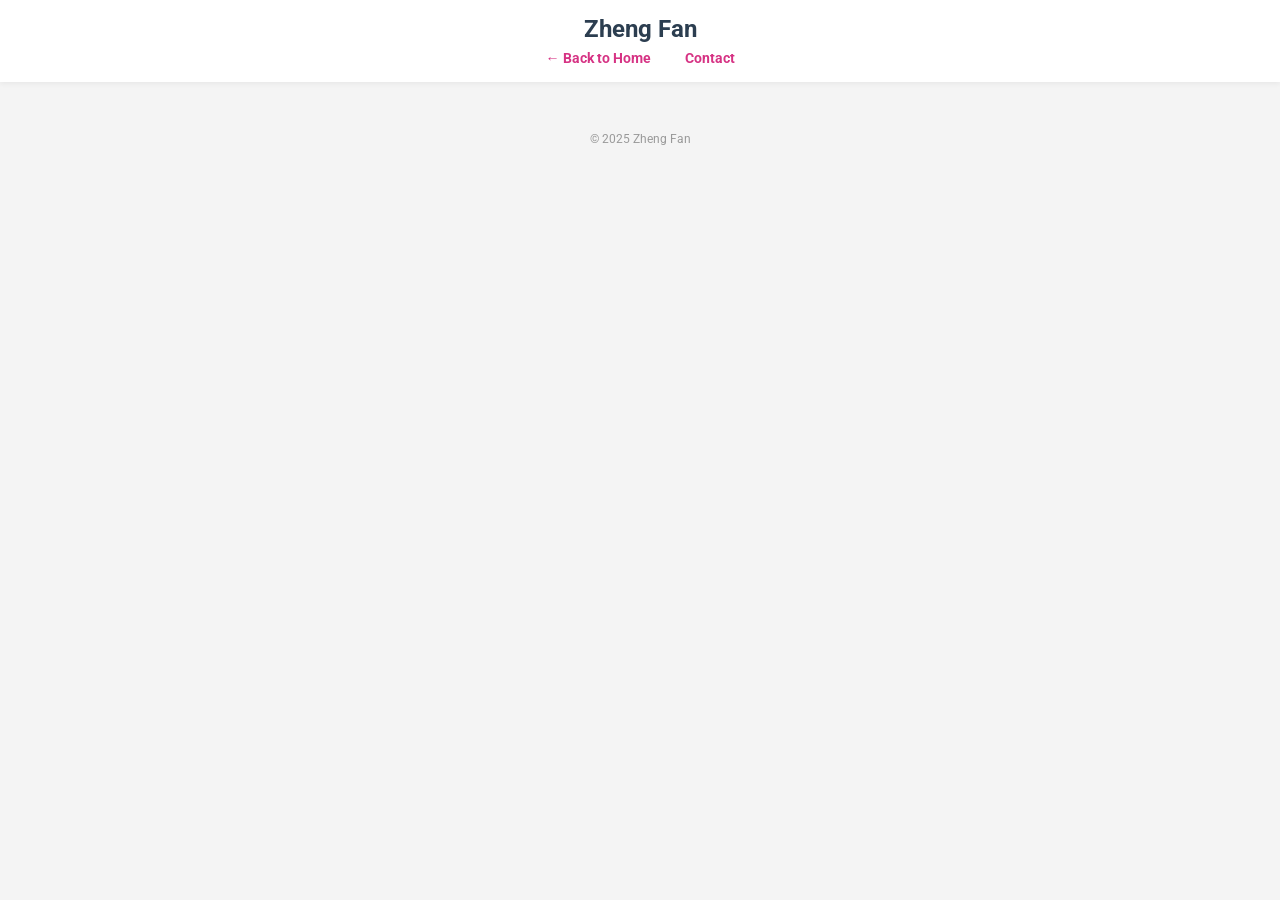
<file: cv-page.html>
<!DOCTYPE html>
<html lang="en">
<head>
    <meta charset="UTF-8">
    <meta name="viewport" content="width=device-width, initial-scale=1.0">
    <title>Zheng Fan - Curriculum Vitae</title>

    <link rel="canonical" href="https://zhengf1.github.io/cv-page.html" />
    
    <!-- Simple font for clean look -->
    <link href="https://fonts.googleapis.com/css2?family=Roboto:wght@400;700&display=swap" rel="stylesheet">
    <style>
        body {
            font-family: 'Roboto', sans-serif;
            margin: 0;
            padding: 0;
            background-color: #f4f4f4; /* Light grey background for contrast */
            color: #333;
            display: flex;
            flex-direction: column;
            align-items: center;
            min-height: 100vh;
        }

        /* Header to match site feel */
        header {
            background-color: #fff;
            width: 100%;
            padding: 15px 0;
            box-shadow: 0 2px 5px rgba(0,0,0,0.05);
            text-align: center;
            margin-bottom: 20px;
        }

        h1 {
            margin: 0 0 5px 0;
            color: #2c3e50;
            font-size: 24px;
        }

        .nav-links a {
            text-decoration: none;
            color: #d63384; /* Matches your pink accent color */
            font-weight: bold;
            font-size: 14px;
            margin: 0 15px;
        }

        .nav-links a:hover {
            text-decoration: underline;
        }

        /* The box that holds the PDF */
        .cv-container {
            width: 90%;
            max-width: 1000px;
            background: white;
            padding: 20px;
            box-shadow: 0 4px 15px rgba(0,0,0,0.1);
            border-radius: 8px;
            height: 80vh; /* Takes up 80% of the viewport height */
            display: flex;
            flex-direction: column;
        }

        /* Toolbar inside the box */
        .toolbar {
            display: flex;
            justify-content: space-between;
            align-items: center;
            margin-bottom: 15px;
            padding-bottom: 10px;
            border-bottom: 1px solid #eee;
        }

        /* Download button style */
        .btn {
            background-color: #2c3e50;
            color: white;
            padding: 8px 16px;
            text-decoration: none;
            border-radius: 4px;
            font-size: 14px;
            transition: background 0.3s;
        }

        .btn:hover {
            background-color: #1a252f;
        }

        /* The PDF Embed */
        iframe {
            width: 100%;
            height: 100%;
            border: 1px solid #e0e0e0;
            background-color: #525659;
        }
    </style>
</head>
<body>

    <header>
        <h1>Zheng Fan</h1>
        <div class="nav-links">
            <a href="index.html">&larr; Back to Home</a>
            <a href="mailto:zhengfan2015@gmail.com">Contact</a>
        </div>
    </header>

<!-- 
    <div class="cv-container">
        <div class="toolbar">
            <span style="color: #555; font-weight: bold;">Curriculum Vitae (PDF)</span>
            <a href="https://www.dropbox.com/scl/fi/azxm8cfp0p6kgq6wnfsxc/ZhengFan_CV_ac.pdf?rlkey=y11d2t3b47lghf6kv8gt49dfi&dl=1" class="btn">Download PDF</a>
        </div>
        
        <iframe src="https://www.dropbox.com/scl/fi/azxm8cfp0p6kgq6wnfsxc/ZhengFan_CV_ac.pdf?rlkey=y11d2t3b47lghf6kv8gt49dfi&raw=1" type="application/pdf">
            <p>Your browser does not support PDF iframes. 
            <a href="https://www.dropbox.com/scl/fi/azxm8cfp0p6kgq6wnfsxc/ZhengFan_CV_ac.pdf?rlkey=y11d2t3b47lghf6kv8gt49dfi&dl=1">Click here to download the PDF.</a></p>
        </iframe>
    </div>
    -->

    <footer style="margin-top: 30px; margin-bottom: 20px; font-size: 12px; color: #999;">
        &copy; 2025 Zheng Fan
    </footer>

</body>
</html>
</file>
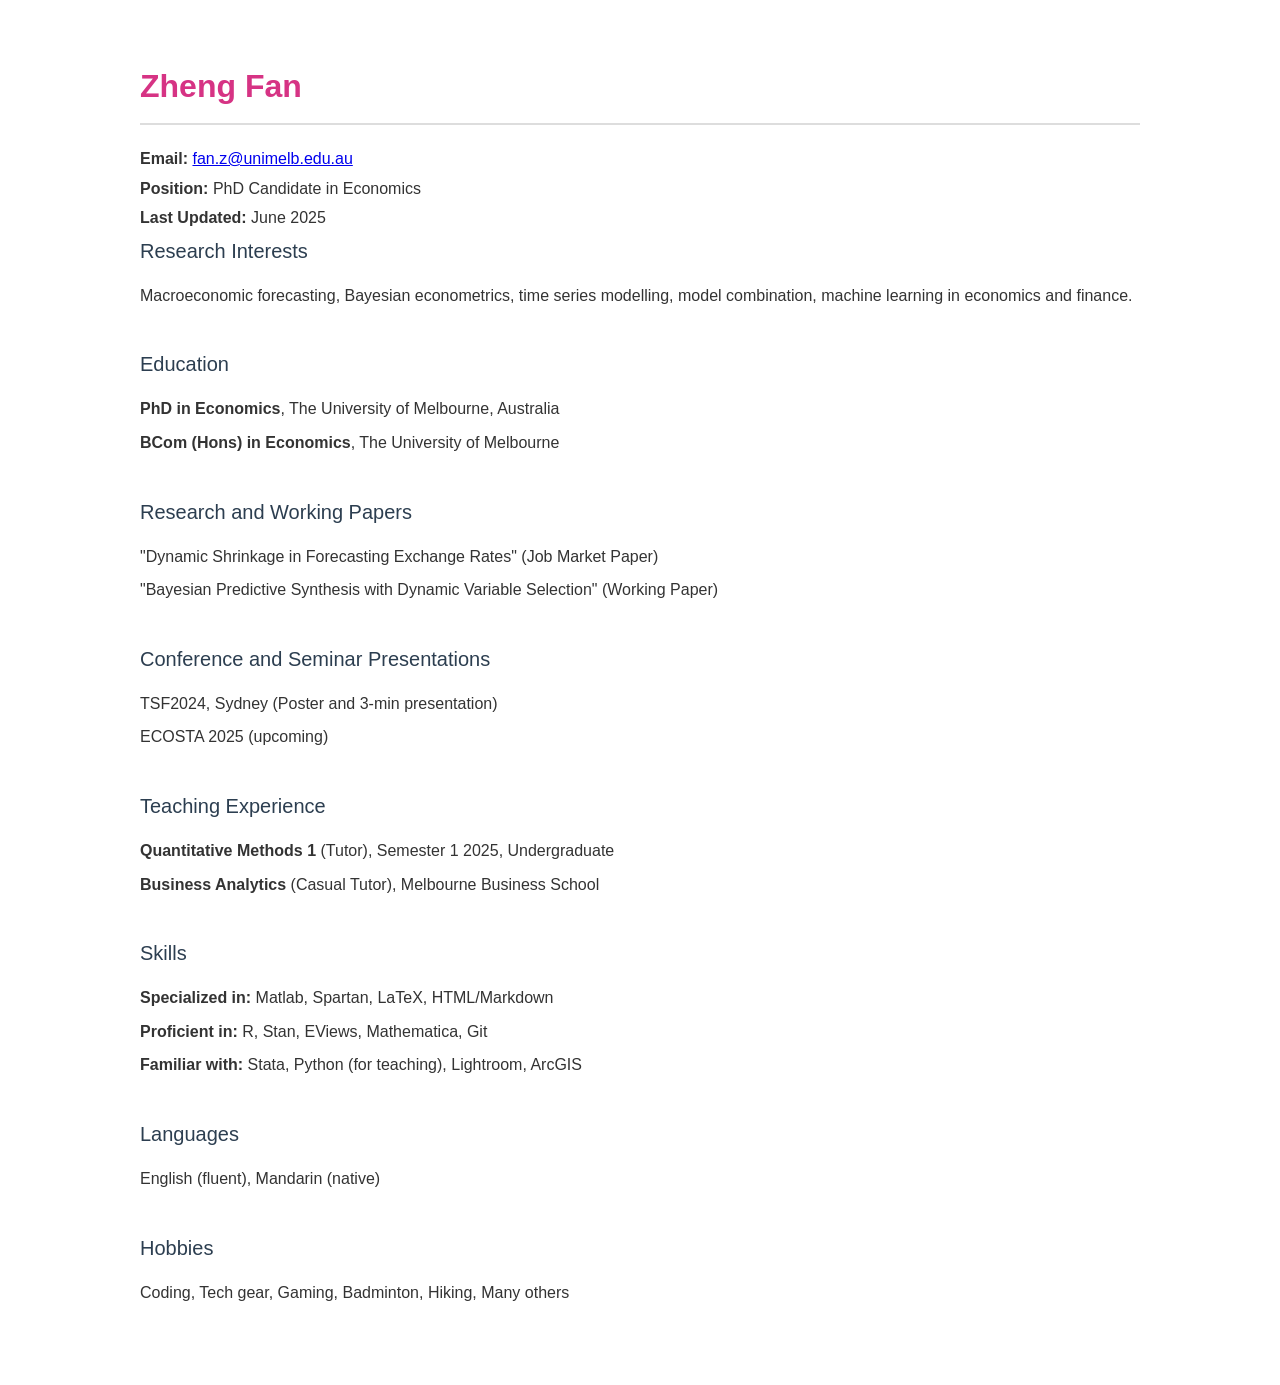
<file: CV.html>
<!DOCTYPE html>
<html lang="en">
<head>
  <meta charset="UTF-8">
  <meta name="viewport" content="width=device-width, initial-scale=1.0">
  <title>Zheng Fan - CV</title>
  <style>
    body {
      font-family: Arial, sans-serif;
      margin: 0;
      padding: 0;
      line-height: 1.6;
      background-color: #fff;
      color: #333;
    }

    .container {
      max-width: 1000px;
      margin: 0 auto;
      padding: 40px;
    }

    h1, h2 {
      color: #d63384;
    }

    h1 {
      border-bottom: 2px solid #ddd;
      padding-bottom: 10px;
    }

    .section {
      margin-bottom: 40px;
    }

    .section-title {
      font-size: 20px;
      margin-bottom: 10px;
      color: #2c3e50;
    }

    ul {
      list-style: none;
      padding-left: 0;
    }

    ul li {
      margin-bottom: 8px;
    }

    .contact p {
      margin: 4px 0;
    }
  </style>
</head>
<body>
  <div class="container">
    <h1>Zheng Fan</h1>
    <div class="contact">
      <p><strong>Email:</strong> <a href="mailto:fan.z@unimelb.edu.au">fan.z@unimelb.edu.au</a></p>
      <p><strong>Position:</strong> PhD Candidate in Economics</p>
      <p><strong>Last Updated:</strong> June 2025</p>
    </div>

    <div class="section">
      <div class="section-title">Research Interests</div>
      <p>Macroeconomic forecasting, Bayesian econometrics, time series modelling, model combination, machine learning in economics and finance.</p>
    </div>

    <div class="section">
      <div class="section-title">Education</div>
      <ul>
        <li><strong>PhD in Economics</strong>, The University of Melbourne, Australia</li>
        <li><strong>BCom (Hons) in Economics</strong>, The University of Melbourne</li>
      </ul>
    </div>

    <div class="section">
      <div class="section-title">Research and Working Papers</div>
      <ul>
        <li>"Dynamic Shrinkage in Forecasting Exchange Rates" (Job Market Paper)</li>
        <li>"Bayesian Predictive Synthesis with Dynamic Variable Selection" (Working Paper)</li>
      </ul>
    </div>

    <div class="section">
      <div class="section-title">Conference and Seminar Presentations</div>
      <ul>
        <li>TSF2024, Sydney (Poster and 3-min presentation)</li>
        <li>ECOSTA 2025 (upcoming)</li>
      </ul>
    </div>

    <div class="section">
      <div class="section-title">Teaching Experience</div>
      <ul>
        <li><strong>Quantitative Methods 1</strong> (Tutor), Semester 1 2025, Undergraduate</li>
        <li><strong>Business Analytics</strong> (Casual Tutor), Melbourne Business School</li>
      </ul>
    </div>

    <div class="section">
      <div class="section-title">Skills</div>
      <ul>
        <li><strong>Specialized in:</strong> Matlab, Spartan, LaTeX, HTML/Markdown</li>
        <li><strong>Proficient in:</strong> R, Stan, EViews, Mathematica, Git</li>
        <li><strong>Familiar with:</strong> Stata, Python (for teaching), Lightroom, ArcGIS</li>
      </ul>
    </div>

    <div class="section">
      <div class="section-title">Languages</div>
      <p>English (fluent), Mandarin (native)</p>
    </div>

    <div class="section">
      <div class="section-title">Hobbies</div>
      <p>Coding, Tech gear, Gaming, Badminton, Hiking, Many others</p>
    </div>
  </div>
</body>
</html>
</file>
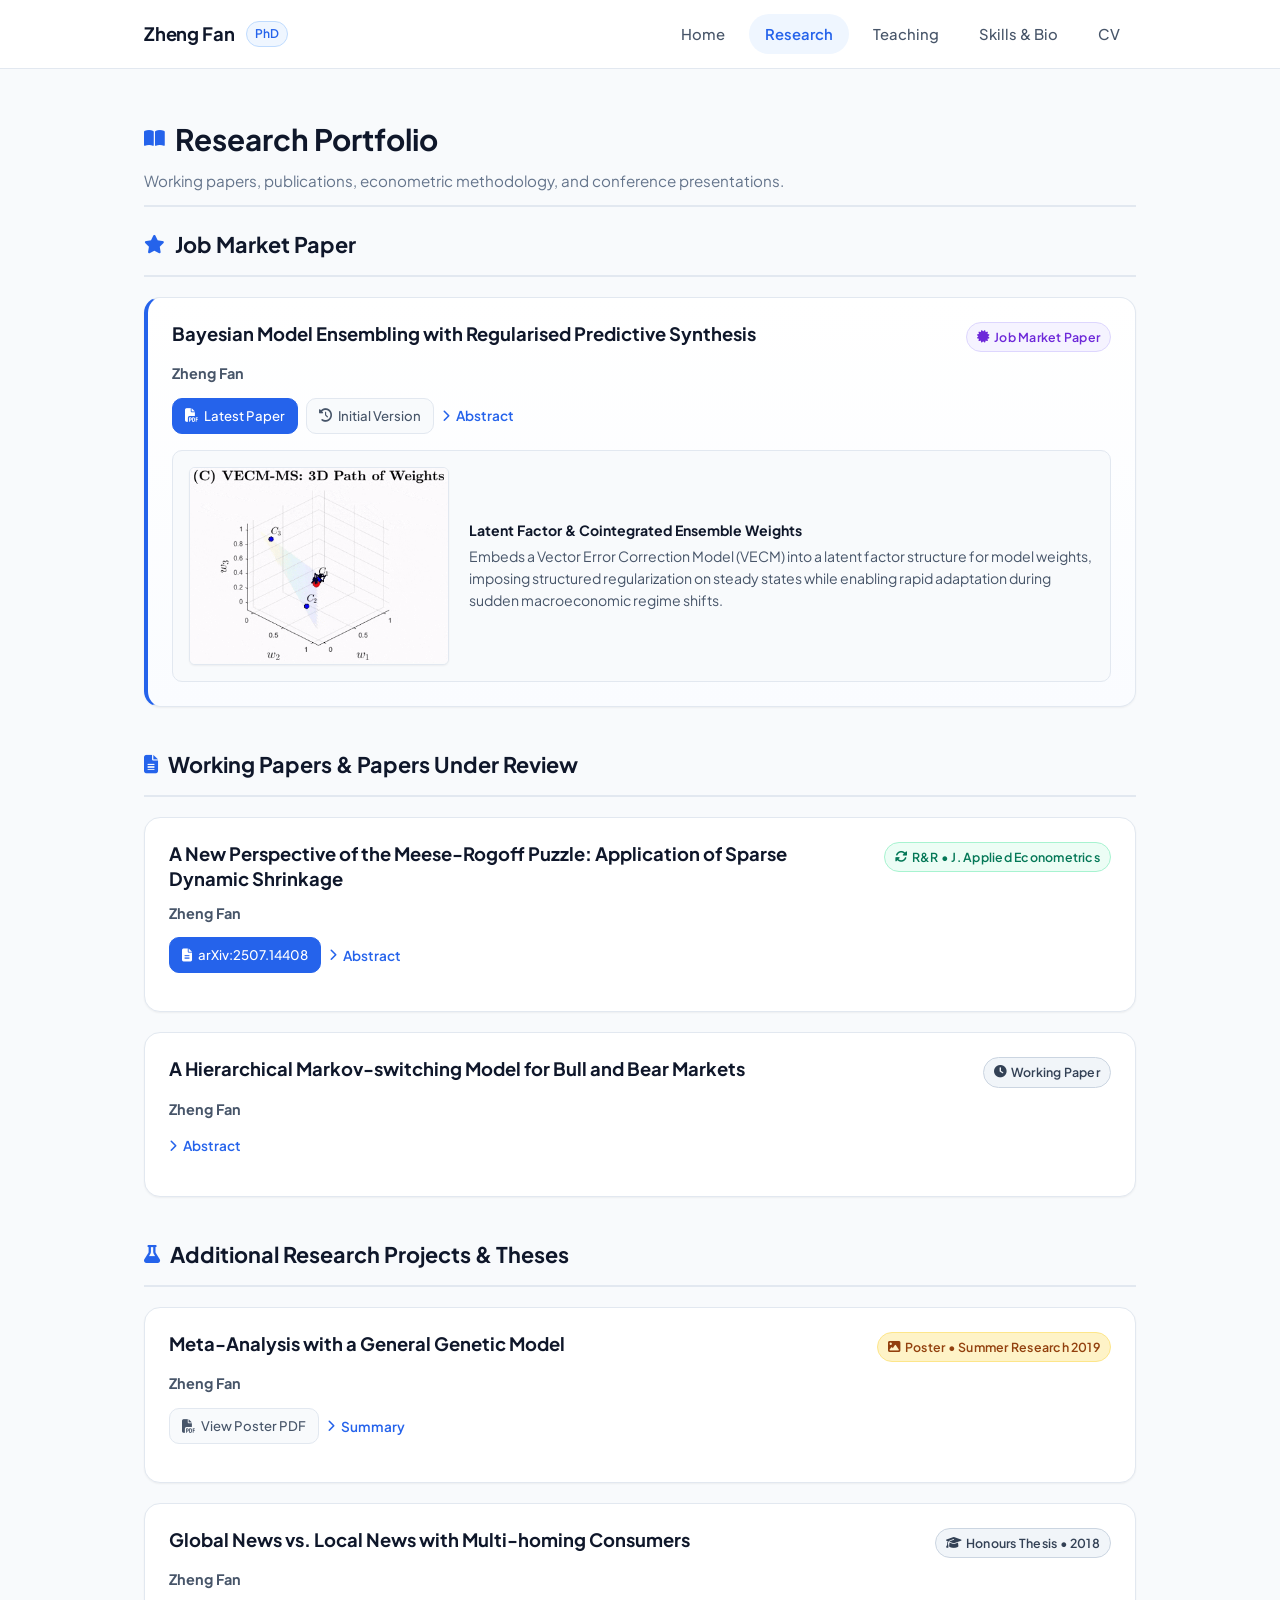
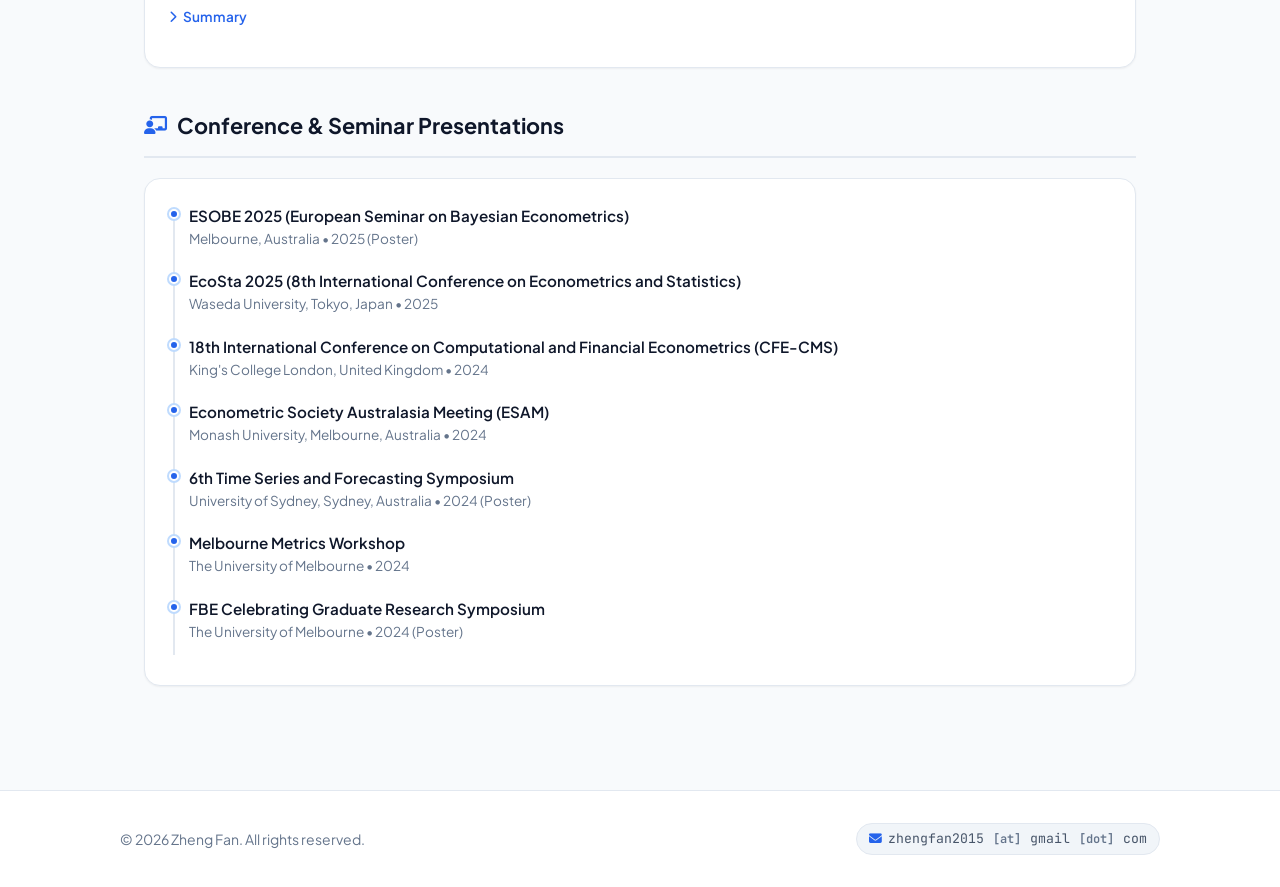
<file: research.html>
<!DOCTYPE html>
<html lang="en">
<head>
  <meta charset="UTF-8">
  <meta name="viewport" content="width=device-width, initial-scale=1.0">
  <title>Research | Zheng Fan, PhD</title>
  <meta name="description" content="Research papers, working papers, and conference presentations by Zheng Fan, PhD in Economics.">
  <link rel="icon" type="image/x-icon" href="favicon.ico">
  <link rel="canonical" href="https://zhengf1.github.io/research.html">

  <!-- Stylesheets -->
  <link rel="stylesheet" href="style.css">
  <link rel="stylesheet" href="https://cdnjs.cloudflare.com/ajax/libs/font-awesome/6.5.1/css/all.min.css">
</head>
<body>

  <!-- Navigation Bar -->
  <header class="site-header">
    <div class="nav-container">
      <a href="index.html" class="nav-brand">
        <span>Zheng Fan</span>
        <span class="brand-badge">PhD</span>
      </a>

      <button class="mobile-nav-toggle" id="mobile-toggle" aria-label="Toggle navigation">
        <i class="fas fa-bars"></i>
      </button>

      <ul class="nav-links" id="nav-links">
        <li><a href="index.html" class="nav-link">Home</a></li>
        <li><a href="research.html" class="nav-link active">Research</a></li>
        <li><a href="teaching.html" class="nav-link">Teaching</a></li>
        <li><a href="skills.html" class="nav-link">Skills &amp; Bio</a></li>
        <li><a href="summary.html" class="nav-link">CV</a></li>
      </ul>
    </div>
  </header>

  <!-- Main Content -->
  <main class="main-wrapper">

    <!-- Page Title -->
    <div class="section-header" style="margin-top: 10px;">
      <div>
        <h1 class="section-title" style="font-size: 1.85rem;">
          <i class="fas fa-book-open"></i> Research Portfolio
        </h1>
        <p class="section-subtitle" style="margin-top: 4px; font-size: 0.95rem;">
          Working papers, publications, econometric methodology, and conference presentations.
        </p>
      </div>
    </div>

    <!-- Job Market Paper Section -->
    <section class="section">
      <div class="section-header">
        <h2 class="section-title">
          <i class="fas fa-star"></i> Job Market Paper
        </h2>
      </div>

      <div class="card card-featured">
        <div class="paper-header">
          <h3 class="paper-title">Bayesian Model Ensembling with Regularised Predictive Synthesis</h3>
          <span class="paper-status-badge badge-jmp">
            <i class="fas fa-certificate"></i> Job Market Paper
          </span>
        </div>
        <div class="paper-authors">
          <strong>Zheng Fan</strong>
        </div>

        <div class="paper-actions">
          <a href="https://drive.google.com/file/d/13BnlJRaggg3YICvdml_a8Ei7IoEQGMV5/view?usp=drive_link" target="_blank" rel="noopener noreferrer" class="btn-action btn-primary-action">
            <i class="fas fa-file-pdf"></i> Latest Paper
          </a>
          <a href="https://drive.google.com/file/d/1F9MIjxwl478KkVjVPBg7mlraKvSNJlMA/view?usp=drive_link" target="_blank" rel="noopener noreferrer" class="btn-action">
            <i class="fas fa-history"></i> Initial Version
          </a>
          <button class="abstract-toggle" onclick="toggleAbstract('jmp-abstract-full', this)">
            <i class="fas fa-chevron-right chevron"></i> <span>Abstract</span>
          </button>
        </div>

        <!-- Media & Animation Showcase -->
        <div class="media-showcase">
          <div class="media-thumbnail">
            <img src="video_VECM_MS_weights_3D_left.gif" alt="VECM Weight Dynamics 3D Visualization">
          </div>
          <div class="media-desc">
            <strong style="color: var(--text-primary); display: block; margin-bottom: 4px;">Latent Factor &amp; Cointegrated Ensemble Weights</strong>
            Embeds a Vector Error Correction Model (VECM) into a latent factor structure for model weights, imposing structured regularization on steady states while enabling rapid adaptation during sudden macroeconomic regime shifts.
          </div>
        </div>

        <div id="jmp-abstract-full" class="abstract-content">
          <p>
            <strong>Abstract:</strong> This paper develops a new Bayesian framework for forecast combination that embeds a Vector Error Correction Model structure within a latent dynamic factor representation for model weights. By imposing cointegration across the latent weight structure, the framework establishes a structured yet flexible regularization on their long-run behavior while allowing for short-term deviations. The specification enables the ensemble weights to evolve around steady states and to adjust rapidly toward a new steady state when the predictive environment changes. Monte Carlo studies and empirical applications to economic growth and inflation forecasting show that the proposed approach delivers substantial improvements in predictive performance over cutting-edge methods. The framework incorporates key features found in state-of-the-art approaches by providing flexible weight dynamics that permit non-convex weights to be negative and allow quick transitions across multiple steady configurations simultaneously.
          </p>
        </div>
      </div>
    </section>

    <!-- Working Papers Section -->
    <section class="section">
      <div class="section-header">
        <h2 class="section-title">
          <i class="fas fa-file-alt"></i> Working Papers &amp; Papers Under Review
        </h2>
      </div>

      <!-- Paper 1 -->
      <div class="card">
        <div class="paper-header">
          <h3 class="paper-title">A New Perspective of the Meese-Rogoff Puzzle: Application of Sparse Dynamic Shrinkage</h3>
          <span class="paper-status-badge badge-rr">
            <i class="fas fa-sync-alt"></i> R&amp;R &bull; J. Applied Econometrics
          </span>
        </div>
        <div class="paper-authors">
          <strong>Zheng Fan</strong>
        </div>
        <div class="paper-actions">
          <a href="https://arxiv.org/abs/2507.14408" target="_blank" rel="noopener noreferrer" class="btn-action btn-primary-action">
            <i class="fas fa-file-lines"></i> arXiv:2507.14408
          </a>
          <button class="abstract-toggle" onclick="toggleAbstract('paper1-abstract', this)">
            <i class="fas fa-chevron-right chevron"></i> <span>Abstract</span>
          </button>
        </div>
        <div id="paper1-abstract" class="abstract-content">
          <p>
            <strong>Abstract:</strong> We propose the Markov Switching Dynamic Shrinkage process (MSDSP), nesting the Dynamic Shrinkage Process (DSP) of Kowal et al. (2019). We revisit the Meese-Rogoff puzzle (Meese and Rogoff, 1983a,b, 1988) by applying the MSDSP to the economic models deemed inferior to the random walk model for exchange rate predictions. The flexibility of the MSDSP model captures the possibility of zero coefficients (sparsity), constant coefficient (dynamic shrinkage), as well as sudden and gradual parameter movements (structural change) in the time-varying parameter model setting. We also apply MSDSP in the context of Bayesian predictive synthesis (BPS) (McAlinn and West, 2019), where dynamic combination schemes exploit the information from the alternative economic models. Our analysis provides a new perspective to the Meese-Rogoff puzzle, illustrating that the economic models, enhanced with the parameter flexibility of the MSDSP, produce predictive distributions that are superior to the random walk model, even when stochastic volatility is considered.
          </p>
        </div>
      </div>

      <!-- Paper 2 -->
      <div class="card">
        <div class="paper-header">
          <h3 class="paper-title">A Hierarchical Markov-switching Model for Bull and Bear Markets</h3>
          <span class="paper-status-badge badge-wp">
            <i class="fas fa-clock"></i> Working Paper
          </span>
        </div>
        <div class="paper-authors">
          <strong>Zheng Fan</strong>
        </div>
        <div class="paper-actions">
          <button class="abstract-toggle" onclick="toggleAbstract('paper2-abstract', this)">
            <i class="fas fa-chevron-right chevron"></i> <span>Abstract</span>
          </button>
        </div>
        <div id="paper2-abstract" class="abstract-content">
          <p>
            <strong>Abstract:</strong> This paper integrates a hierarchical Markov-switching model with model-based clustering to address high-dimensional data challenges, aiming to identify bull and bear market regimes. This approach enhances both regime identification accuracy and out-of-sample forecasting performance across multivariate financial returns.
          </p>
        </div>
      </div>
    </section>

    <!-- Other Research Experience & Projects -->
    <section class="section">
      <div class="section-header">
        <h2 class="section-title">
          <i class="fas fa-flask"></i> Additional Research Projects &amp; Theses
        </h2>
      </div>

      <!-- Project 1 -->
      <div class="card">
        <div class="paper-header">
          <h3 class="paper-title">Meta-Analysis with a General Genetic Model</h3>
          <span class="paper-status-badge badge-poster">
            <i class="fas fa-image"></i> Poster &bull; Summer Research 2019
          </span>
        </div>
        <div class="paper-authors">
          <strong>Zheng Fan</strong>
        </div>
        <div class="paper-actions">
          <a href="https://www.dropbox.com/scl/fi/pet2wde454ogcvdiyjpfb/ZhengFan_Poster_Meta_analysis.pdf?rlkey=1n0ow25yqnae992b8m7dhs103&st=idr79p1o&dl=0" target="_blank" rel="noopener noreferrer" class="btn-action">
            <i class="fas fa-file-pdf"></i> View Poster PDF
          </a>
          <button class="abstract-toggle" onclick="toggleAbstract('project1-abstract', this)">
            <i class="fas fa-chevron-right chevron"></i> <span>Summary</span>
          </button>
        </div>
        <div id="project1-abstract" class="abstract-content">
          <p>
            <strong>Summary:</strong> Assessed the effect of the ACTN3 gene on athletic performance across global studies. Developed a widely applicable general meta-analytic model for studying heterogeneous genetic effects and continuous athletic covariates.
          </p>
        </div>
      </div>

      <!-- Project 2 -->
      <div class="card">
        <div class="paper-header">
          <h3 class="paper-title">Global News vs. Local News with Multi-homing Consumers</h3>
          <span class="paper-status-badge badge-wp">
            <i class="fas fa-graduation-cap"></i> Honours Thesis &bull; 2018
          </span>
        </div>
        <div class="paper-authors">
          <strong>Zheng Fan</strong>
        </div>
        <div class="paper-actions">
          <button class="abstract-toggle" onclick="toggleAbstract('project2-abstract', this)">
            <i class="fas fa-chevron-right chevron"></i> <span>Summary</span>
          </button>
        </div>
        <div id="project2-abstract" class="abstract-content">
          <p>
            <strong>Summary:</strong> Extended the spatial demographic model of Salop to analyze media competition between global news syndicates and local outlets in the presence of multi-homing consumers and differentiated advertising markets.
          </p>
        </div>
      </div>
    </section>

    <!-- Conference Presentations -->
    <section class="section">
      <div class="section-header">
        <h2 class="section-title">
          <i class="fas fa-chalkboard-teacher"></i> Conference &amp; Seminar Presentations
        </h2>
      </div>

      <div class="card">
        <ul class="presentation-timeline">
          <li class="presentation-item">
            <div class="presentation-event">ESOBE 2025 (European Seminar on Bayesian Econometrics)</div>
            <div class="presentation-location">Melbourne, Australia &bull; 2025 (Poster)</div>
          </li>
          <li class="presentation-item">
            <div class="presentation-event">EcoSta 2025 (8th International Conference on Econometrics and Statistics)</div>
            <div class="presentation-location">Waseda University, Tokyo, Japan &bull; 2025</div>
          </li>
          <li class="presentation-item">
            <div class="presentation-event">18th International Conference on Computational and Financial Econometrics (CFE-CMS)</div>
            <div class="presentation-location">King's College London, United Kingdom &bull; 2024</div>
          </li>
          <li class="presentation-item">
            <div class="presentation-event">Econometric Society Australasia Meeting (ESAM)</div>
            <div class="presentation-location">Monash University, Melbourne, Australia &bull; 2024</div>
          </li>
          <li class="presentation-item">
            <div class="presentation-event">6th Time Series and Forecasting Symposium</div>
            <div class="presentation-location">University of Sydney, Sydney, Australia &bull; 2024 (Poster)</div>
          </li>
          <li class="presentation-item">
            <div class="presentation-event">Melbourne Metrics Workshop</div>
            <div class="presentation-location">The University of Melbourne &bull; 2024</div>
          </li>
          <li class="presentation-item">
            <div class="presentation-event">FBE Celebrating Graduate Research Symposium</div>
            <div class="presentation-location">The University of Melbourne &bull; 2024 (Poster)</div>
          </li>
        </ul>
      </div>
    </section>

  </main>

  <!-- Footer -->
  <footer class="site-footer">
    <div class="footer-container">
      <div class="footer-copy">
        &copy; 2026 Zheng Fan. All rights reserved.
      </div>
      <div class="footer-email">
        <span class="email-obfuscated" onclick="copyEmail(this)" data-user="zhengfan2015" data-domain="gmail.com" title="Click to copy email">
          <i class="fas fa-envelope"></i>
          <span class="email-text">zhengfan2015 <span class="email-sep">[at]</span> gmail <span class="email-sep">[dot]</span> com</span>
        </span>
      </div>
    </div>
  </footer>

  <!-- Scripts -->
  <script>
    function copyEmail(el) {
      const user = el.getAttribute('data-user');
      const domain = el.getAttribute('data-domain');
      if (!user || !domain) return;
      const email = user + '@' + domain;
      navigator.clipboard.writeText(email).then(() => {
        const textSpan = el.querySelector('.email-text');
        const orig = textSpan.innerHTML;
        textSpan.textContent = 'Copied to clipboard!';
        setTimeout(() => { textSpan.innerHTML = orig; }, 2000);
      }).catch(() => {});
    }

    function toggleAbstract(id, buttonEl) {
      const el = document.getElementById(id);
      if (!el) return;
      el.classList.toggle('show');
      buttonEl.classList.toggle('expanded');
    }

    const mobileToggle = document.getElementById('mobile-toggle');
    const navLinks = document.getElementById('nav-links');
    if (mobileToggle && navLinks) {
      mobileToggle.addEventListener('click', () => {
        navLinks.classList.toggle('open');
      });
    }
  </script>
</body>
</html>
</file>
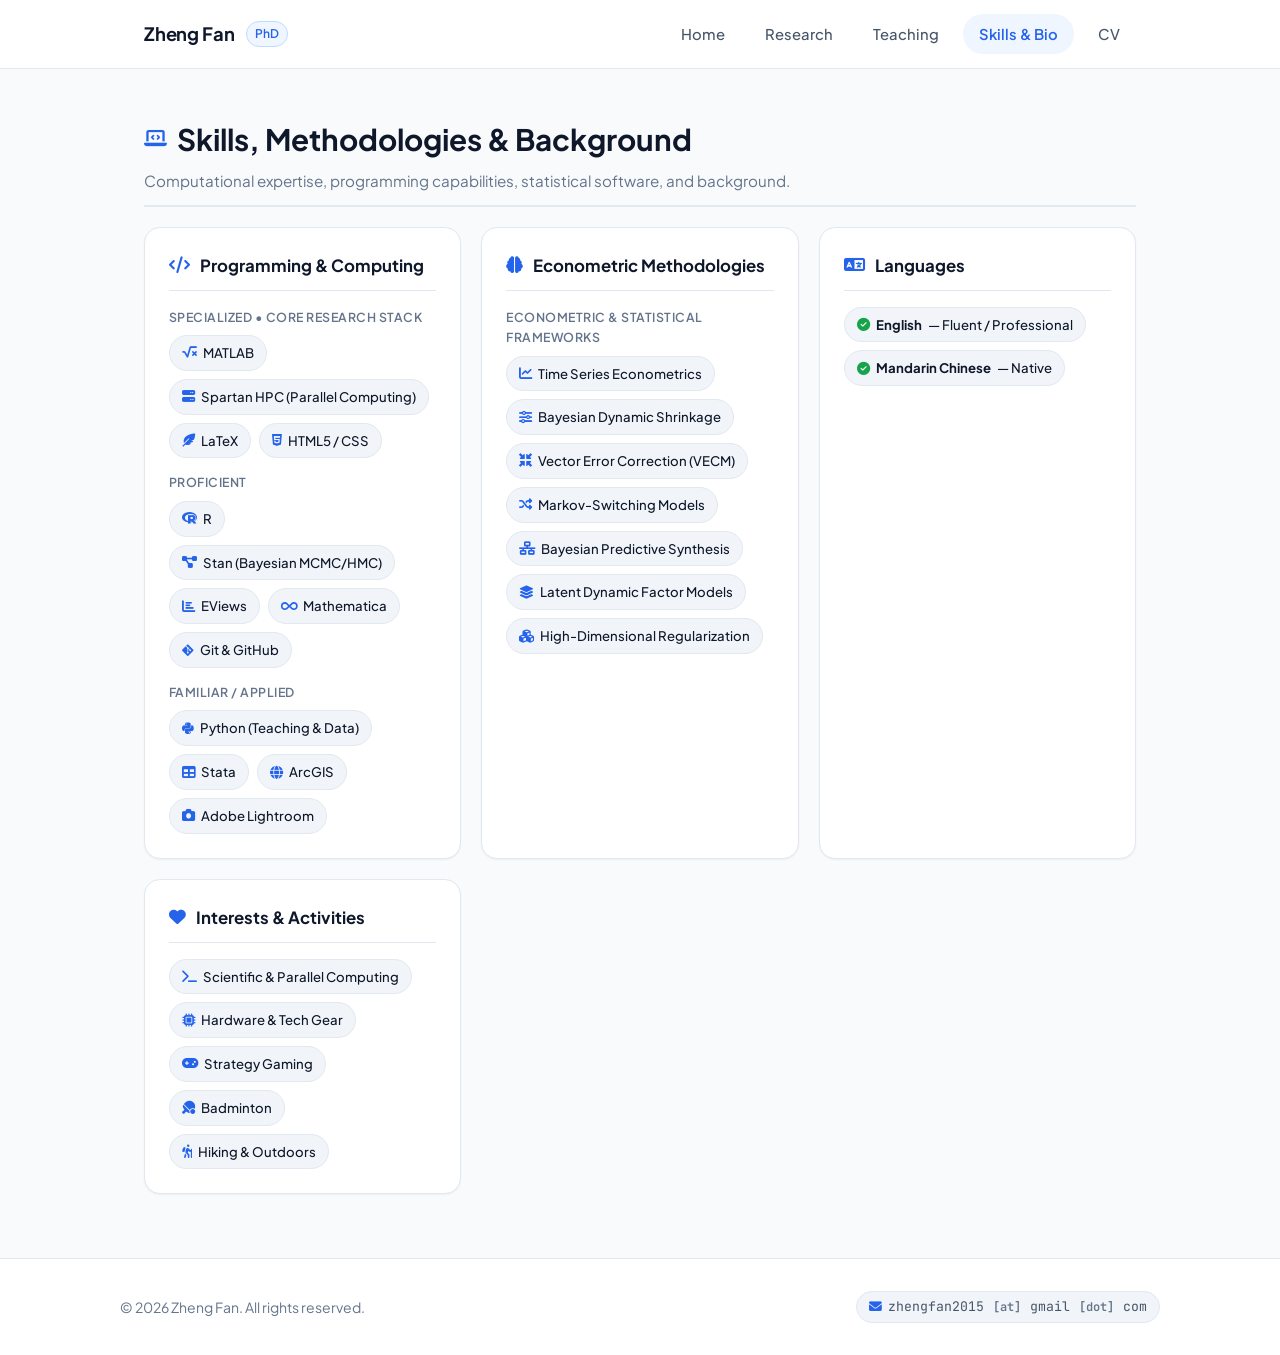
<file: skills.html>
<!DOCTYPE html>
<html lang="en">
<head>
  <meta charset="UTF-8">
  <meta name="viewport" content="width=device-width, initial-scale=1.0">
  <title>Skills &amp; Background | Zheng Fan, PhD</title>
  <meta name="description" content="Technical proficiencies, programming languages, high-performance computing, and background of Zheng Fan.">
  <link rel="icon" type="image/x-icon" href="favicon.ico">
  <link rel="canonical" href="https://zhengf1.github.io/skills.html">

  <!-- Stylesheets -->
  <link rel="stylesheet" href="style.css">
  <link rel="stylesheet" href="https://cdnjs.cloudflare.com/ajax/libs/font-awesome/6.5.1/css/all.min.css">
</head>
<body>

  <!-- Navigation Bar -->
  <header class="site-header">
    <div class="nav-container">
      <a href="index.html" class="nav-brand">
        <span>Zheng Fan</span>
        <span class="brand-badge">PhD</span>
      </a>

      <button class="mobile-nav-toggle" id="mobile-toggle" aria-label="Toggle navigation">
        <i class="fas fa-bars"></i>
      </button>

      <ul class="nav-links" id="nav-links">
        <li><a href="index.html" class="nav-link">Home</a></li>
        <li><a href="research.html" class="nav-link">Research</a></li>
        <li><a href="teaching.html" class="nav-link">Teaching</a></li>
        <li><a href="skills.html" class="nav-link active">Skills &amp; Bio</a></li>
        <li><a href="summary.html" class="nav-link">CV</a></li>
      </ul>
    </div>
  </header>

  <!-- Main Content -->
  <main class="main-wrapper">

    <!-- Page Title -->
    <div class="section-header" style="margin-top: 10px;">
      <div>
        <h1 class="section-title" style="font-size: 1.85rem;">
          <i class="fas fa-laptop-code"></i> Skills, Methodologies &amp; Background
        </h1>
        <p class="section-subtitle" style="margin-top: 4px; font-size: 0.95rem;">
          Computational expertise, programming capabilities, statistical software, and background.
        </p>
      </div>
    </div>

    <!-- Skills Container -->
    <div class="skills-container">

      <!-- Card 1: Programming & Statistical Computing -->
      <div class="skill-category-card">
        <div class="skill-category-header">
          <i class="fas fa-code"></i>
          <span>Programming &amp; Computing</span>
        </div>

        <div class="skill-tier">
          <div class="skill-tier-label">Specialized &bull; Core Research Stack</div>
          <div class="pill-grid">
            <span class="pill"><i class="fas fa-square-root-alt"></i> MATLAB</span>
            <span class="pill"><i class="fas fa-server"></i> Spartan HPC (Parallel Computing)</span>
            <span class="pill"><i class="fas fa-feather-alt"></i> LaTeX</span>
            <span class="pill"><i class="fab fa-html5"></i> HTML5 / CSS</span>
          </div>
        </div>

        <div class="skill-tier">
          <div class="skill-tier-label">Proficient</div>
          <div class="pill-grid">
            <span class="pill"><i class="fab fa-r-project"></i> R</span>
            <span class="pill"><i class="fas fa-project-diagram"></i> Stan (Bayesian MCMC/HMC)</span>
            <span class="pill"><i class="fas fa-chart-bar"></i> EViews</span>
            <span class="pill"><i class="fas fa-infinity"></i> Mathematica</span>
            <span class="pill"><i class="fab fa-git-alt"></i> Git &amp; GitHub</span>
          </div>
        </div>

        <div class="skill-tier">
          <div class="skill-tier-label">Familiar / Applied</div>
          <div class="pill-grid">
            <span class="pill"><i class="fab fa-python"></i> Python (Teaching &amp; Data)</span>
            <span class="pill"><i class="fas fa-table"></i> Stata</span>
            <span class="pill"><i class="fas fa-globe"></i> ArcGIS</span>
            <span class="pill"><i class="fas fa-camera"></i> Adobe Lightroom</span>
          </div>
        </div>
      </div>

      <!-- Card 2: Methodological Focus -->
      <div class="skill-category-card">
        <div class="skill-category-header">
          <i class="fas fa-brain"></i>
          <span>Econometric Methodologies</span>
        </div>

        <div class="skill-tier">
          <div class="skill-tier-label">Econometric &amp; Statistical Frameworks</div>
          <div class="pill-grid">
            <span class="pill"><i class="fas fa-chart-line"></i> Time Series Econometrics</span>
            <span class="pill"><i class="fas fa-sliders-h"></i> Bayesian Dynamic Shrinkage</span>
            <span class="pill"><i class="fas fa-compress-arrows-alt"></i> Vector Error Correction (VECM)</span>
            <span class="pill"><i class="fas fa-random"></i> Markov-Switching Models</span>
            <span class="pill"><i class="fas fa-network-wired"></i> Bayesian Predictive Synthesis</span>
            <span class="pill"><i class="fas fa-layer-group"></i> Latent Dynamic Factor Models</span>
            <span class="pill"><i class="fas fa-cubes"></i> High-Dimensional Regularization</span>
          </div>
        </div>
      </div>

      <!-- Card 3: Languages & Spoken Communication -->
      <div class="skill-category-card">
        <div class="skill-category-header">
          <i class="fas fa-language"></i>
          <span>Languages</span>
        </div>

        <div class="skill-tier">
          <div class="pill-grid">
            <span class="pill">
              <i class="fas fa-check-circle" style="color: #16a34a;"></i>
              <strong>English</strong> &mdash; Fluent / Professional
            </span>
            <span class="pill">
              <i class="fas fa-check-circle" style="color: #16a34a;"></i>
              <strong>Mandarin Chinese</strong> &mdash; Native
            </span>
          </div>
        </div>
      </div>

      <!-- Card 4: Interests & Hobbies -->
      <div class="skill-category-card">
        <div class="skill-category-header">
          <i class="fas fa-heart"></i>
          <span>Interests &amp; Activities</span>
        </div>

        <div class="pill-grid">
          <span class="pill"><i class="fas fa-terminal"></i> Scientific &amp; Parallel Computing</span>
          <span class="pill"><i class="fas fa-microchip"></i> Hardware &amp; Tech Gear</span>
          <span class="pill"><i class="fas fa-gamepad"></i> Strategy Gaming</span>
          <span class="pill"><i class="fas fa-table-tennis"></i> Badminton</span>
          <span class="pill"><i class="fas fa-hiking"></i> Hiking &amp; Outdoors</span>
        </div>
      </div>

    </div>

  </main>

  <!-- Footer -->
  <footer class="site-footer">
    <div class="footer-container">
      <div class="footer-copy">
        &copy; 2026 Zheng Fan. All rights reserved.
      </div>
      <div class="footer-email">
        <span class="email-obfuscated" onclick="copyEmail(this)" data-user="zhengfan2015" data-domain="gmail.com" title="Click to copy email">
          <i class="fas fa-envelope"></i>
          <span class="email-text">zhengfan2015 <span class="email-sep">[at]</span> gmail <span class="email-sep">[dot]</span> com</span>
        </span>
      </div>
    </div>
  </footer>

  <!-- Scripts -->
  <script>
    function copyEmail(el) {
      const user = el.getAttribute('data-user');
      const domain = el.getAttribute('data-domain');
      if (!user || !domain) return;
      const email = user + '@' + domain;
      navigator.clipboard.writeText(email).then(() => {
        const textSpan = el.querySelector('.email-text');
        const orig = textSpan.innerHTML;
        textSpan.textContent = 'Copied to clipboard!';
        setTimeout(() => { textSpan.innerHTML = orig; }, 2000);
      }).catch(() => {});
    }

    const mobileToggle = document.getElementById('mobile-toggle');
    const navLinks = document.getElementById('nav-links');
    if (mobileToggle && navLinks) {
      mobileToggle.addEventListener('click', () => {
        navLinks.classList.toggle('open');
      });
    }
  </script>
</body>
</html>
</file>
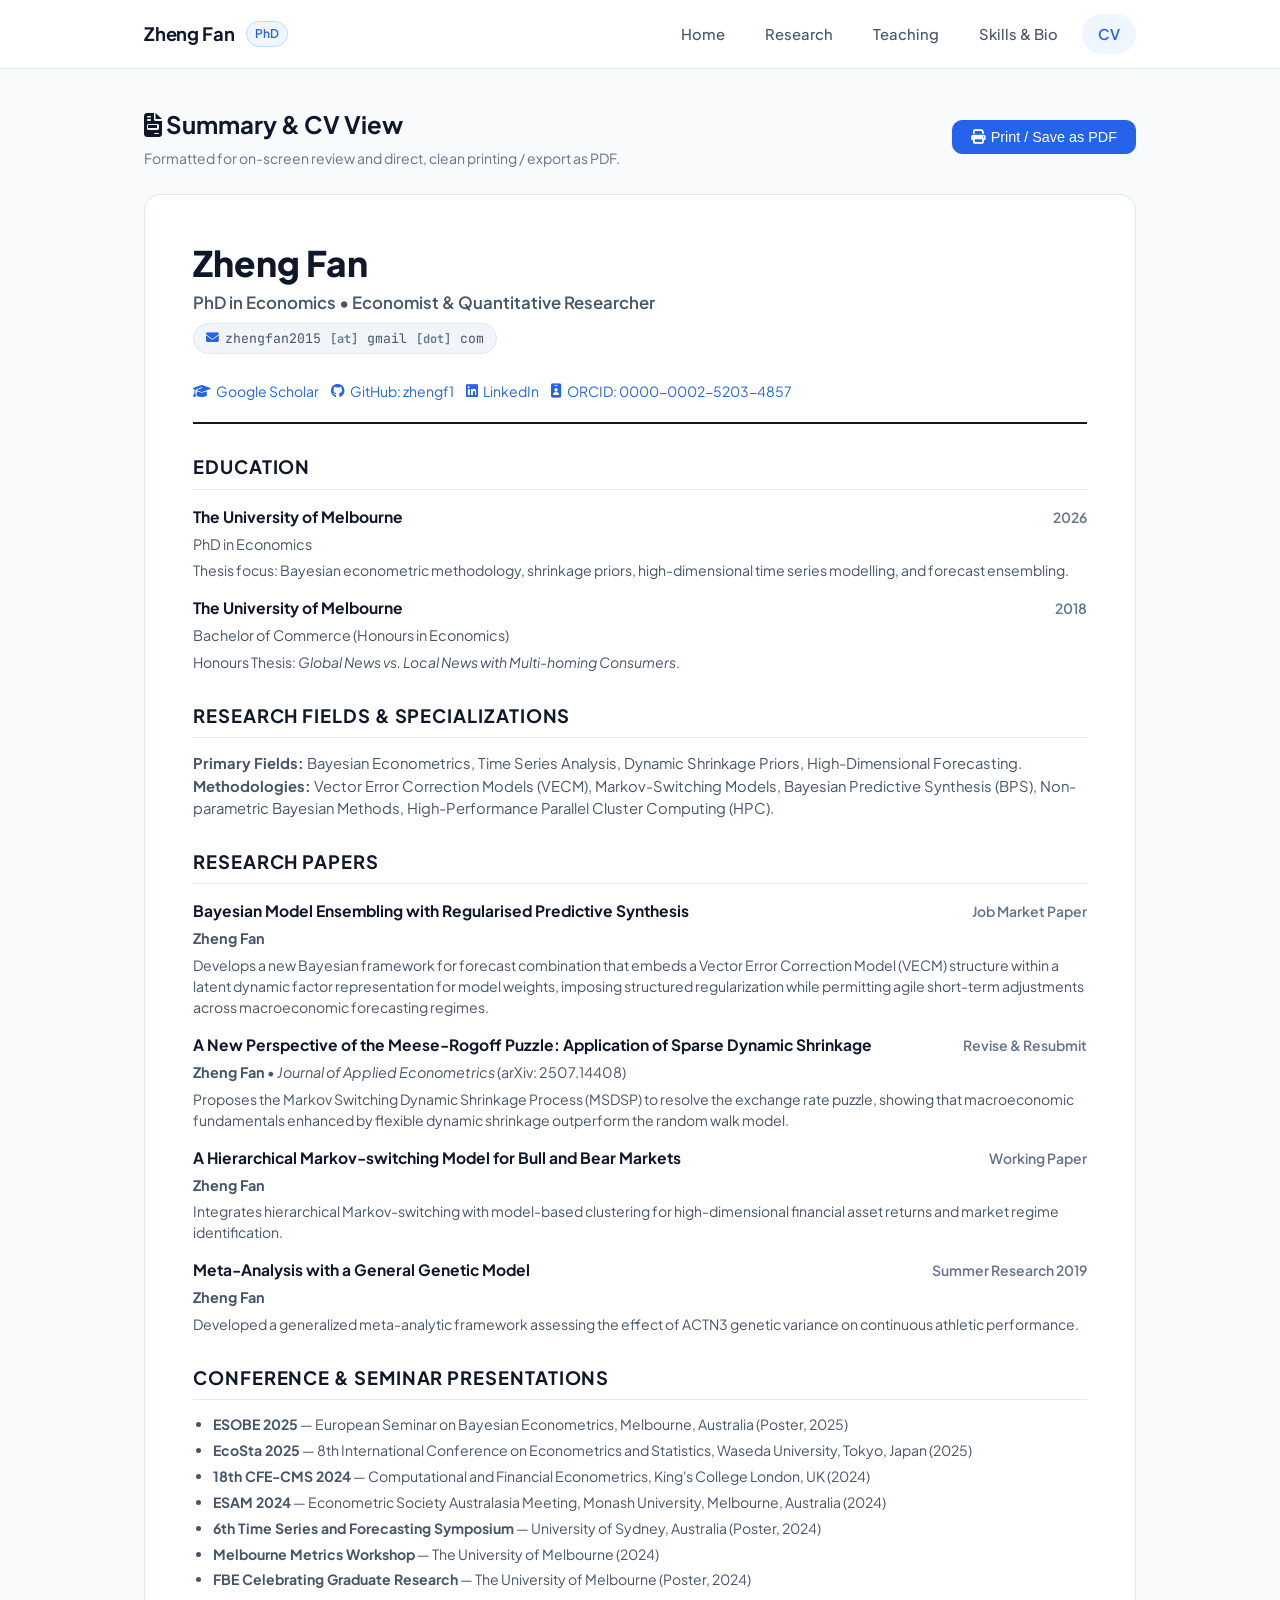
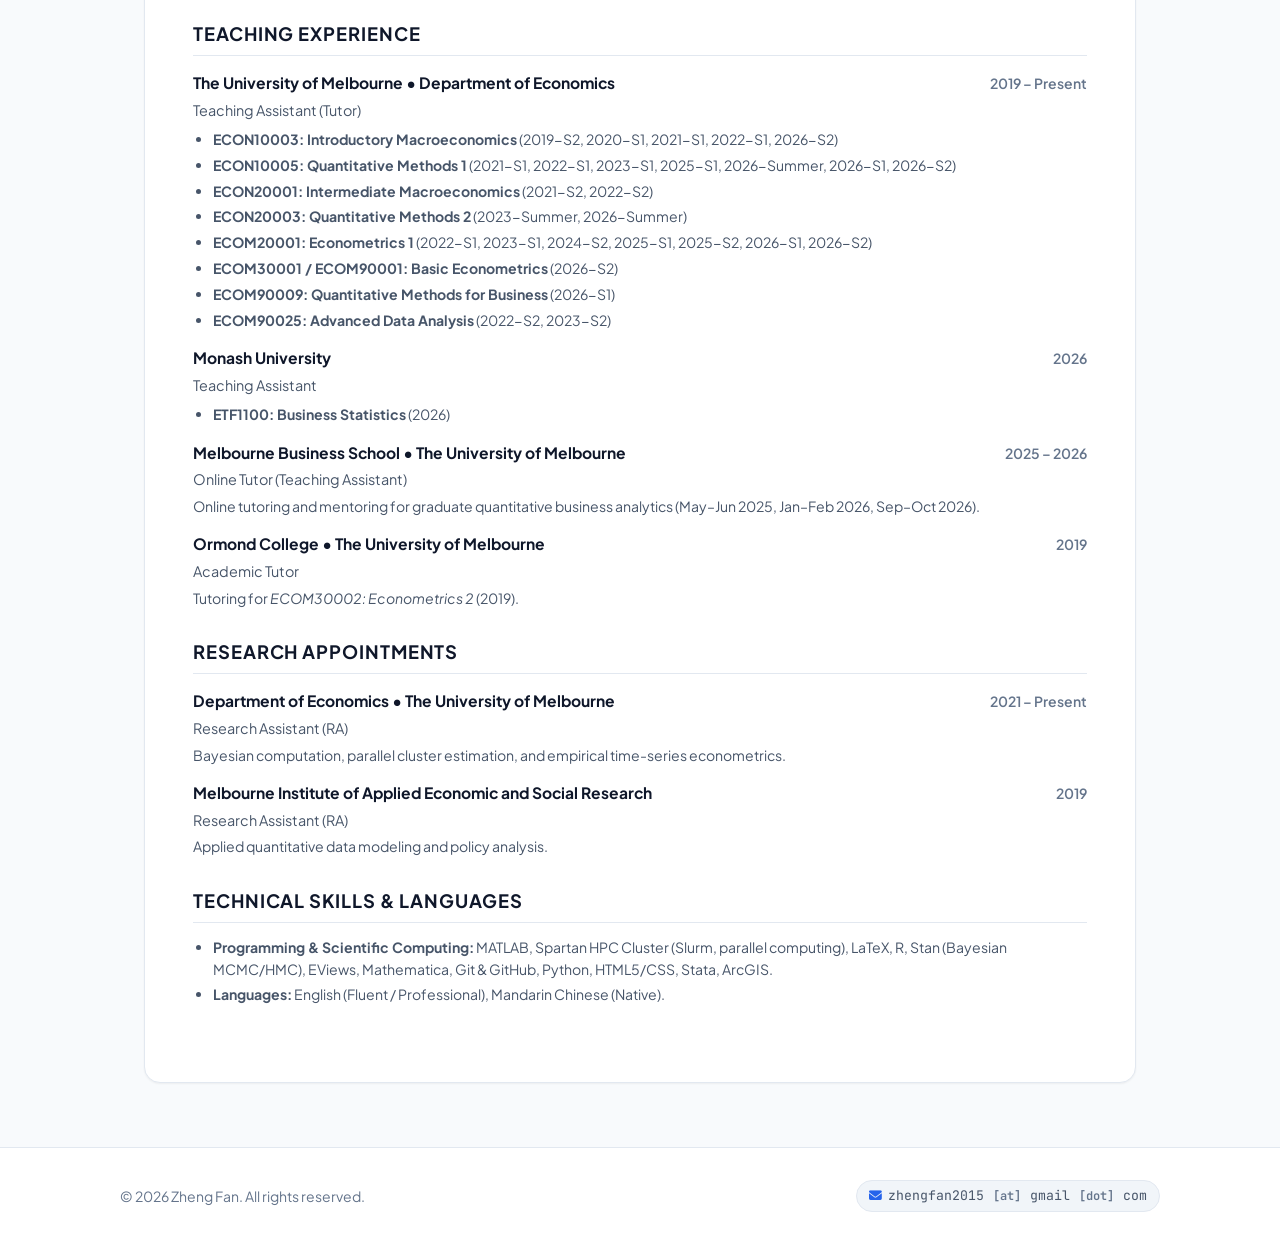
<file: summary.html>
<!DOCTYPE html>
<html lang="en">
<head>
  <meta charset="UTF-8">
  <meta name="viewport" content="width=device-width, initial-scale=1.0">
  <title>Academic Summary &bull; CV | Zheng Fan, PhD</title>
  <meta name="description" content="Academic summary and curriculum vitae of Zheng Fan, PhD in Economics from The University of Melbourne.">
  <link rel="icon" type="image/x-icon" href="favicon.ico">
  <link rel="canonical" href="https://zhengf1.github.io/summary.html">

  <!-- Stylesheets -->
  <link rel="stylesheet" href="style.css">
  <link rel="stylesheet" href="https://cdnjs.cloudflare.com/ajax/libs/font-awesome/6.5.1/css/all.min.css">
</head>
<body>

  <!-- Navigation Bar -->
  <header class="site-header">
    <div class="nav-container">
      <a href="index.html" class="nav-brand">
        <span>Zheng Fan</span>
        <span class="brand-badge">PhD</span>
      </a>

      <button class="mobile-nav-toggle" id="mobile-toggle" aria-label="Toggle navigation">
        <i class="fas fa-bars"></i>
      </button>

      <ul class="nav-links" id="nav-links">
        <li><a href="index.html" class="nav-link">Home</a></li>
        <li><a href="research.html" class="nav-link">Research</a></li>
        <li><a href="teaching.html" class="nav-link">Teaching</a></li>
        <li><a href="skills.html" class="nav-link">Skills &amp; Bio</a></li>
        <li><a href="summary.html" class="nav-link active">CV</a></li>
      </ul>
    </div>
  </header>

  <!-- Main Content -->
  <main class="main-wrapper">

    <!-- Screen Toolbar (Hidden when printing) -->
    <div class="summary-toolbar no-print">
      <div>
        <h1 style="font-size: 1.5rem; font-weight: 700; color: var(--text-primary); margin-bottom: 2px;">
          <i class="fas fa-file-invoice"></i> Summary &amp; CV View
        </h1>
        <p style="font-size: 0.875rem; color: var(--text-muted);">
          Formatted for on-screen review and direct, clean printing / export as PDF.
        </p>
      </div>

      <button onclick="window.print()" class="btn-action btn-primary-action" style="padding: 8px 18px; font-size: 0.9rem;">
        <i class="fas fa-print"></i> Print / Save as PDF
      </button>
    </div>

    <!-- Printable CV Sheet -->
    <div class="summary-sheet">

      <!-- CV Header -->
      <header class="cv-header">
        <div>
          <h1 class="cv-name">Zheng Fan</h1>
          <div class="cv-subtitle">PhD in Economics &bull; Economist &amp; Quantitative Researcher</div>
          <div class="cv-meta" style="margin-top: 6px;">
            <span class="email-obfuscated" onclick="copyEmail(this)" data-user="zhengfan2015" data-domain="gmail.com" title="Click to copy email">
              <i class="fas fa-envelope"></i>
              <span class="email-text">zhengfan2015 <span class="email-sep">[at]</span> gmail <span class="email-sep">[dot]</span> com</span>
            </span>
          </div>
        </div>

        <div class="cv-meta">
          <div class="cv-meta-links">
            <a href="https://scholar.google.com/citations?user=kObE768AAAAJ" target="_blank" rel="noopener noreferrer">
              <i class="fas fa-graduation-cap"></i> Google Scholar
            </a>
            <a href="https://github.com/zhengf1" target="_blank" rel="noopener noreferrer">
              <i class="fab fa-github"></i> GitHub: zhengf1
            </a>
            <a href="https://www.linkedin.com/in/zheng-fan-11849836b" target="_blank" rel="noopener noreferrer">
              <i class="fab fa-linkedin"></i> LinkedIn
            </a>
            <a href="https://orcid.org/0000-0002-5203-4857" target="_blank" rel="noopener noreferrer">
              <i class="fas fa-id-badge"></i> ORCID: 0000-0002-5203-4857
            </a>
          </div>
        </div>
      </header>

      <!-- Education -->
      <section class="cv-section">
        <h2 class="cv-section-title">Education</h2>
        
        <div class="cv-item">
          <div class="cv-item-header">
            <div class="cv-item-title">The University of Melbourne</div>
            <div class="cv-item-date">2026</div>
          </div>
          <div class="cv-item-subtitle">PhD in Economics</div>
          <div class="cv-item-desc">
            Thesis focus: Bayesian econometric methodology, shrinkage priors, high-dimensional time series modelling, and forecast ensembling.
          </div>
        </div>

        <div class="cv-item">
          <div class="cv-item-header">
            <div class="cv-item-title">The University of Melbourne</div>
            <div class="cv-item-date">2018</div>
          </div>
          <div class="cv-item-subtitle">Bachelor of Commerce (Honours in Economics)</div>
          <div class="cv-item-desc">
            Honours Thesis: <em>Global News vs. Local News with Multi-homing Consumers</em>.
          </div>
        </div>
      </section>

      <!-- Research Fields & Specializations -->
      <section class="cv-section">
        <h2 class="cv-section-title">Research Fields &amp; Specializations</h2>
        <div class="cv-item-desc" style="font-size: 0.925rem;">
          <strong>Primary Fields:</strong> Bayesian Econometrics, Time Series Analysis, Dynamic Shrinkage Priors, High-Dimensional Forecasting.<br>
          <strong>Methodologies:</strong> Vector Error Correction Models (VECM), Markov-Switching Models, Bayesian Predictive Synthesis (BPS), Non-parametric Bayesian Methods, High-Performance Parallel Cluster Computing (HPC).
        </div>
      </section>

      <!-- Research Papers & Publications -->
      <section class="cv-section">
        <h2 class="cv-section-title">Research Papers</h2>

        <div class="cv-item">
          <div class="cv-item-header">
            <div class="cv-item-title">Bayesian Model Ensembling with Regularised Predictive Synthesis</div>
            <div class="cv-item-date">Job Market Paper</div>
          </div>
          <div class="cv-item-subtitle"><strong>Zheng Fan</strong></div>
          <div class="cv-item-desc">
            Develops a new Bayesian framework for forecast combination that embeds a Vector Error Correction Model (VECM) structure within a latent dynamic factor representation for model weights, imposing structured regularization while permitting agile short-term adjustments across macroeconomic forecasting regimes.
          </div>
        </div>

        <div class="cv-item">
          <div class="cv-item-header">
            <div class="cv-item-title">A New Perspective of the Meese-Rogoff Puzzle: Application of Sparse Dynamic Shrinkage</div>
            <div class="cv-item-date">Revise &amp; Resubmit</div>
          </div>
          <div class="cv-item-subtitle"><strong>Zheng Fan</strong> &bull; <em>Journal of Applied Econometrics</em> (arXiv: 2507.14408)</div>
          <div class="cv-item-desc">
            Proposes the Markov Switching Dynamic Shrinkage Process (MSDSP) to resolve the exchange rate puzzle, showing that macroeconomic fundamentals enhanced by flexible dynamic shrinkage outperform the random walk model.
          </div>
        </div>

        <div class="cv-item">
          <div class="cv-item-header">
            <div class="cv-item-title">A Hierarchical Markov-switching Model for Bull and Bear Markets</div>
            <div class="cv-item-date">Working Paper</div>
          </div>
          <div class="cv-item-subtitle"><strong>Zheng Fan</strong></div>
          <div class="cv-item-desc">
            Integrates hierarchical Markov-switching with model-based clustering for high-dimensional financial asset returns and market regime identification.
          </div>
        </div>

        <div class="cv-item">
          <div class="cv-item-header">
            <div class="cv-item-title">Meta-Analysis with a General Genetic Model</div>
            <div class="cv-item-date">Summer Research 2019</div>
          </div>
          <div class="cv-item-subtitle"><strong>Zheng Fan</strong></div>
          <div class="cv-item-desc">
            Developed a generalized meta-analytic framework assessing the effect of ACTN3 genetic variance on continuous athletic performance.
          </div>
        </div>
      </section>

      <!-- Conference & Seminar Presentations -->
      <section class="cv-section">
        <h2 class="cv-section-title">Conference &amp; Seminar Presentations</h2>
        <ul class="cv-list">
          <li><strong>ESOBE 2025</strong> &mdash; European Seminar on Bayesian Econometrics, Melbourne, Australia (Poster, 2025)</li>
          <li><strong>EcoSta 2025</strong> &mdash; 8th International Conference on Econometrics and Statistics, Waseda University, Tokyo, Japan (2025)</li>
          <li><strong>18th CFE-CMS 2024</strong> &mdash; Computational and Financial Econometrics, King's College London, UK (2024)</li>
          <li><strong>ESAM 2024</strong> &mdash; Econometric Society Australasia Meeting, Monash University, Melbourne, Australia (2024)</li>
          <li><strong>6th Time Series and Forecasting Symposium</strong> &mdash; University of Sydney, Australia (Poster, 2024)</li>
          <li><strong>Melbourne Metrics Workshop</strong> &mdash; The University of Melbourne (2024)</li>
          <li><strong>FBE Celebrating Graduate Research</strong> &mdash; The University of Melbourne (Poster, 2024)</li>
        </ul>
      </section>

      <!-- Teaching Experience -->
      <section class="cv-section">
        <h2 class="cv-section-title">Teaching Experience</h2>

        <div class="cv-item">
          <div class="cv-item-header">
            <div class="cv-item-title">The University of Melbourne &bull; Department of Economics</div>
            <div class="cv-item-date">2019 – Present</div>
          </div>
          <div class="cv-item-subtitle">Teaching Assistant (Tutor)</div>
          <ul class="cv-list">
            <li><strong>ECON10003: Introductory Macroeconomics</strong> (2019-S2, 2020-S1, 2021-S1, 2022-S1, 2026-S2)</li>
            <li><strong>ECON10005: Quantitative Methods 1</strong> (2021-S1, 2022-S1, 2023-S1, 2025-S1, 2026-Summer, 2026-S1, 2026-S2)</li>
            <li><strong>ECON20001: Intermediate Macroeconomics</strong> (2021-S2, 2022-S2)</li>
            <li><strong>ECON20003: Quantitative Methods 2</strong> (2023-Summer, 2026-Summer)</li>
            <li><strong>ECOM20001: Econometrics 1</strong> (2022-S1, 2023-S1, 2024-S2, 2025-S1, 2025-S2, 2026-S1, 2026-S2)</li>
            <li><strong>ECOM30001 / ECOM90001: Basic Econometrics</strong> (2026-S2)</li>
            <li><strong>ECOM90009: Quantitative Methods for Business</strong> (2026-S1)</li>
            <li><strong>ECOM90025: Advanced Data Analysis</strong> (2022-S2, 2023-S2)</li>
          </ul>
        </div>

        <div class="cv-item">
          <div class="cv-item-header">
            <div class="cv-item-title">Monash University</div>
            <div class="cv-item-date">2026</div>
          </div>
          <div class="cv-item-subtitle">Teaching Assistant</div>
          <ul class="cv-list">
            <li><strong>ETF1100: Business Statistics</strong> (2026)</li>
          </ul>
        </div>

        <div class="cv-item">
          <div class="cv-item-header">
            <div class="cv-item-title">Melbourne Business School &bull; The University of Melbourne</div>
            <div class="cv-item-date">2025 – 2026</div>
          </div>
          <div class="cv-item-subtitle">Online Tutor (Teaching Assistant)</div>
          <div class="cv-item-desc">
            Online tutoring and mentoring for graduate quantitative business analytics (May–Jun 2025, Jan–Feb 2026, Sep–Oct 2026).
          </div>
        </div>

        <div class="cv-item">
          <div class="cv-item-header">
            <div class="cv-item-title">Ormond College &bull; The University of Melbourne</div>
            <div class="cv-item-date">2019</div>
          </div>
          <div class="cv-item-subtitle">Academic Tutor</div>
          <div class="cv-item-desc">
            Tutoring for <em>ECOM30002: Econometrics 2</em> (2019).
          </div>
        </div>
      </section>

      <!-- Research Appointments -->
      <section class="cv-section">
        <h2 class="cv-section-title">Research Appointments</h2>

        <div class="cv-item">
          <div class="cv-item-header">
            <div class="cv-item-title">Department of Economics &bull; The University of Melbourne</div>
            <div class="cv-item-date">2021 – Present</div>
          </div>
          <div class="cv-item-subtitle">Research Assistant (RA)</div>
          <div class="cv-item-desc">
            Bayesian computation, parallel cluster estimation, and empirical time-series econometrics.
          </div>
        </div>

        <div class="cv-item">
          <div class="cv-item-header">
            <div class="cv-item-title">Melbourne Institute of Applied Economic and Social Research</div>
            <div class="cv-item-date">2019</div>
          </div>
          <div class="cv-item-subtitle">Research Assistant (RA)</div>
          <div class="cv-item-desc">
            Applied quantitative data modeling and policy analysis.
          </div>
        </div>
      </section>

      <!-- Skills & Languages -->
      <section class="cv-section">
        <h2 class="cv-section-title">Technical Skills &amp; Languages</h2>
        <ul class="cv-list">
          <li><strong>Programming &amp; Scientific Computing:</strong> MATLAB, Spartan HPC Cluster (Slurm, parallel computing), LaTeX, R, Stan (Bayesian MCMC/HMC), EViews, Mathematica, Git &amp; GitHub, Python, HTML5/CSS, Stata, ArcGIS.</li>
          <li><strong>Languages:</strong> English (Fluent / Professional), Mandarin Chinese (Native).</li>
        </ul>
      </section>

    </div>

  </main>

  <!-- Footer -->
  <footer class="site-footer no-print">
    <div class="footer-container">
      <div class="footer-copy">
        &copy; 2026 Zheng Fan. All rights reserved.
      </div>
      <div class="footer-email">
        <span class="email-obfuscated" onclick="copyEmail(this)" data-user="zhengfan2015" data-domain="gmail.com" title="Click to copy email">
          <i class="fas fa-envelope"></i>
          <span class="email-text">zhengfan2015 <span class="email-sep">[at]</span> gmail <span class="email-sep">[dot]</span> com</span>
        </span>
      </div>
    </div>
  </footer>

  <!-- Scripts -->
  <script>
    function copyEmail(el) {
      const user = el.getAttribute('data-user');
      const domain = el.getAttribute('data-domain');
      if (!user || !domain) return;
      const email = user + '@' + domain;
      navigator.clipboard.writeText(email).then(() => {
        const textSpan = el.querySelector('.email-text');
        const orig = textSpan.innerHTML;
        textSpan.textContent = 'Copied to clipboard!';
        setTimeout(() => { textSpan.innerHTML = orig; }, 2000);
      }).catch(() => {});
    }

    const mobileToggle = document.getElementById('mobile-toggle');
    const navLinks = document.getElementById('nav-links');
    if (mobileToggle && navLinks) {
      mobileToggle.addEventListener('click', () => {
        navLinks.classList.toggle('open');
      });
    }
  </script>
</body>
</html>
</file>
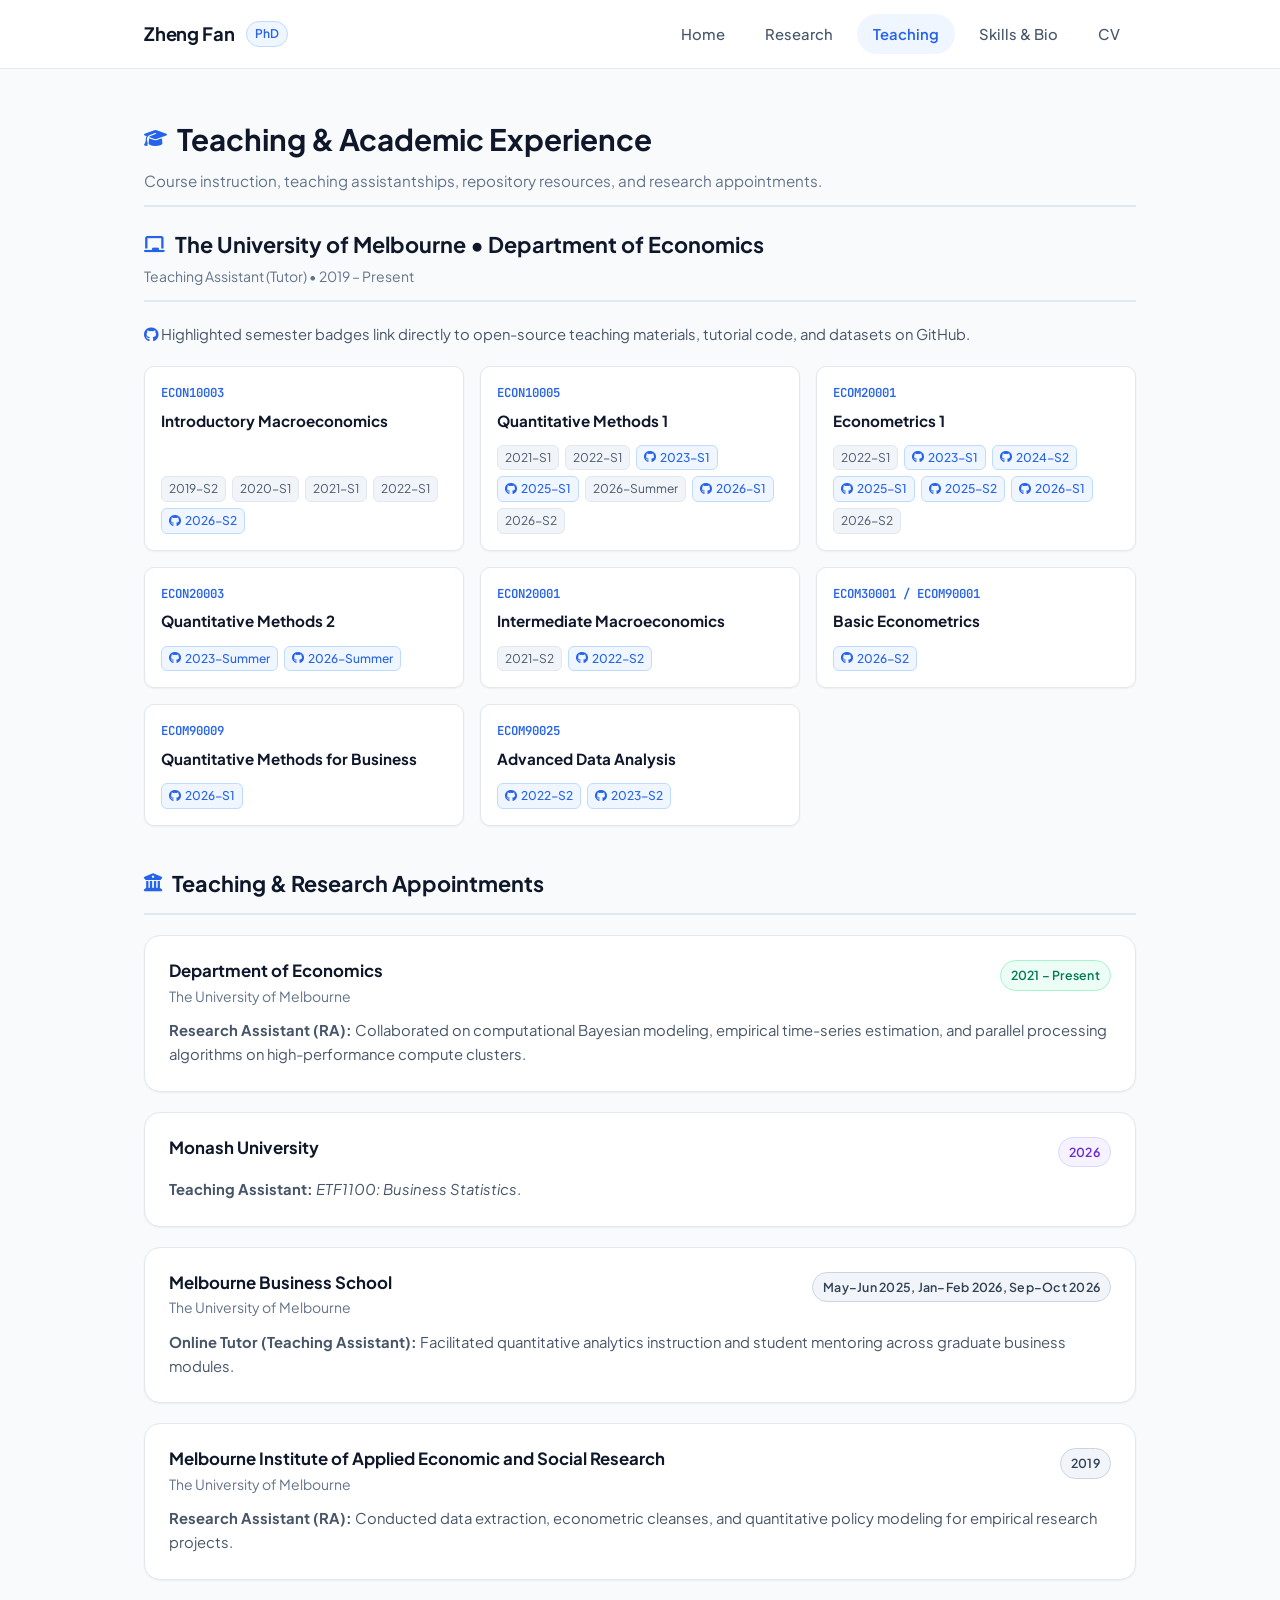
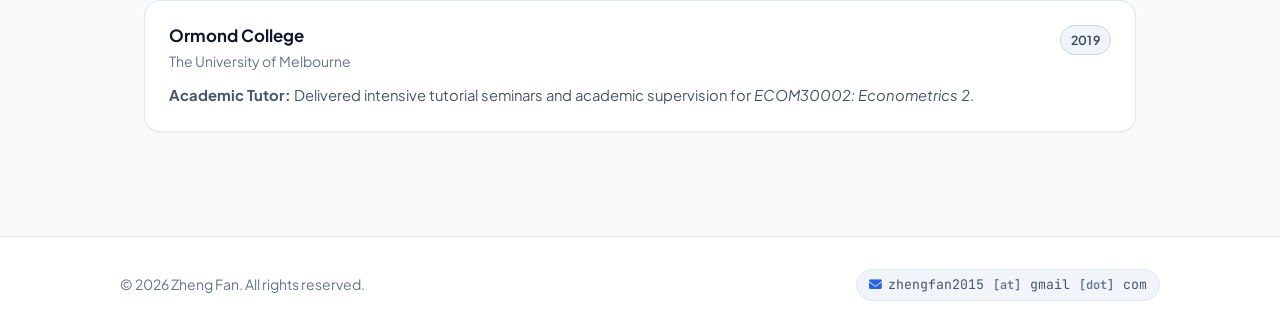
<file: teaching.html>
<!DOCTYPE html>
<html lang="en">
<head>
  <meta charset="UTF-8">
  <meta name="viewport" content="width=device-width, initial-scale=1.0">
  <title>Teaching &amp; Academic Experience | Zheng Fan, PhD</title>
  <meta name="description" content="Teaching experience, tutoring courses, and academic appointments by Zheng Fan at The University of Melbourne, Monash University, and Melbourne Business School.">
  <link rel="icon" type="image/x-icon" href="favicon.ico">
  <link rel="canonical" href="https://zhengf1.github.io/teaching.html">

  <!-- Stylesheets -->
  <link rel="stylesheet" href="style.css">
  <link rel="stylesheet" href="https://cdnjs.cloudflare.com/ajax/libs/font-awesome/6.5.1/css/all.min.css">
</head>
<body>

  <!-- Navigation Bar -->
  <header class="site-header">
    <div class="nav-container">
      <a href="index.html" class="nav-brand">
        <span>Zheng Fan</span>
        <span class="brand-badge">PhD</span>
      </a>

      <button class="mobile-nav-toggle" id="mobile-toggle" aria-label="Toggle navigation">
        <i class="fas fa-bars"></i>
      </button>

      <ul class="nav-links" id="nav-links">
        <li><a href="index.html" class="nav-link">Home</a></li>
        <li><a href="research.html" class="nav-link">Research</a></li>
        <li><a href="teaching.html" class="nav-link active">Teaching</a></li>
        <li><a href="skills.html" class="nav-link">Skills &amp; Bio</a></li>
        <li><a href="summary.html" class="nav-link">CV</a></li>
      </ul>
    </div>
  </header>

  <!-- Main Content -->
  <main class="main-wrapper">

    <!-- Page Title -->
    <div class="section-header" style="margin-top: 10px;">
      <div>
        <h1 class="section-title" style="font-size: 1.85rem;">
          <i class="fas fa-graduation-cap"></i> Teaching &amp; Academic Experience
        </h1>
        <p class="section-subtitle" style="margin-top: 4px; font-size: 0.95rem;">
          Course instruction, teaching assistantships, repository resources, and research appointments.
        </p>
      </div>
    </div>

    <!-- Department of Economics Teaching -->
    <section class="section">
      <div class="section-header">
        <div>
          <h2 class="section-title">
            <i class="fas fa-chalkboard"></i> The University of Melbourne &bull; Department of Economics
          </h2>
          <div class="section-subtitle" style="margin-top: 2px;">
            Teaching Assistant (Tutor) &bull; 2019 – Present
          </div>
        </div>
      </div>

      <p style="color: var(--text-secondary); margin-bottom: 20px; font-size: 0.925rem;">
        <i class="fab fa-github" style="color: var(--accent-primary);"></i> Highlighted semester badges link directly to open-source teaching materials, tutorial code, and datasets on GitHub.
      </p>

      <div class="course-grid">

        <!-- Course 1 -->
        <div class="course-card">
          <div>
            <div class="course-code">ECON10003</div>
            <h3 class="course-title">Introductory Macroeconomics</h3>
          </div>
          <div class="course-terms">
            <span class="term-badge">2019-S2</span>
            <span class="term-badge">2020-S1</span>
            <span class="term-badge">2021-S1</span>
            <span class="term-badge">2022-S1</span>
            <a href="https://github.com/zhengf1/2026S2IntroMacro" target="_blank" rel="noopener noreferrer" class="term-badge">
              <i class="fab fa-github"></i> 2026-S2
            </a>
          </div>
        </div>

        <!-- Course 2 -->
        <div class="course-card">
          <div>
            <div class="course-code">ECON10005</div>
            <h3 class="course-title">Quantitative Methods 1</h3>
          </div>
          <div class="course-terms">
            <span class="term-badge">2021-S1</span>
            <span class="term-badge">2022-S1</span>
            <a href="https://github.com/zhengf1/2023QM1" target="_blank" rel="noopener noreferrer" class="term-badge">
              <i class="fab fa-github"></i> 2023-S1
            </a>
            <a href="https://github.com/zhengf1/2025S1QM1" target="_blank" rel="noopener noreferrer" class="term-badge">
              <i class="fab fa-github"></i> 2025-S1
            </a>
            <span class="term-badge">2026-Summer</span>
            <a href="https://github.com/zhengf1/2026S1QM1" target="_blank" rel="noopener noreferrer" class="term-badge">
              <i class="fab fa-github"></i> 2026-S1
            </a>
            <span class="term-badge">2026-S2</span>
          </div>
        </div>

        <!-- Course 3 (ECOM20001) -->
        <div class="course-card">
          <div>
            <div class="course-code">ECOM20001</div>
            <h3 class="course-title">Econometrics 1</h3>
          </div>
          <div class="course-terms">
            <span class="term-badge">2022-S1</span>
            <a href="https://github.com/zhengf1/2023ECOM1" target="_blank" rel="noopener noreferrer" class="term-badge">
              <i class="fab fa-github"></i> 2023-S1
            </a>
            <a href="https://github.com/zhengf1/2024ECOM1" target="_blank" rel="noopener noreferrer" class="term-badge">
              <i class="fab fa-github"></i> 2024-S2
            </a>
            <a href="https://github.com/zhengf1/2025ECOM1" target="_blank" rel="noopener noreferrer" class="term-badge">
              <i class="fab fa-github"></i> 2025-S1
            </a>
            <a href="https://github.com/zhengf1/2025S2ECOM1" target="_blank" rel="noopener noreferrer" class="term-badge">
              <i class="fab fa-github"></i> 2025-S2
            </a>
            <a href="https://github.com/zhengf1/2026S1ECOM1" target="_blank" rel="noopener noreferrer" class="term-badge">
              <i class="fab fa-github"></i> 2026-S1
            </a>
            <span class="term-badge">2026-S2</span>
          </div>
        </div>

        <!-- Course 4 -->
        <div class="course-card">
          <div>
            <div class="course-code">ECON20003</div>
            <h3 class="course-title">Quantitative Methods 2</h3>
          </div>
          <div class="course-terms">
            <a href="https://github.com/zhengf1/2023QM2" target="_blank" rel="noopener noreferrer" class="term-badge">
              <i class="fab fa-github"></i> 2023-Summer
            </a>
            <a href="https://github.com/zhengf1/2026SummerQM2" target="_blank" rel="noopener noreferrer" class="term-badge">
              <i class="fab fa-github"></i> 2026-Summer
            </a>
          </div>
        </div>

        <!-- Course 5 (ECON20001) -->
        <div class="course-card">
          <div>
            <div class="course-code">ECON20001</div>
            <h3 class="course-title">Intermediate Macroeconomics</h3>
          </div>
          <div class="course-terms">
            <span class="term-badge">2021-S2</span>
            <a href="https://github.com/zhengf1/InterMa2022" target="_blank" rel="noopener noreferrer" class="term-badge">
              <i class="fab fa-github"></i> 2022-S2
            </a>
          </div>
        </div>

        <!-- Course 6 -->
        <div class="course-card">
          <div>
            <div class="course-code">ECOM30001 / ECOM90001</div>
            <h3 class="course-title">Basic Econometrics</h3>
          </div>
          <div class="course-terms">
            <a href="https://github.com/zhengf1/2026S2BE" target="_blank" rel="noopener noreferrer" class="term-badge">
              <i class="fab fa-github"></i> 2026-S2
            </a>
          </div>
        </div>

        <!-- Course 7 -->
        <div class="course-card">
          <div>
            <div class="course-code">ECOM90009</div>
            <h3 class="course-title">Quantitative Methods for Business</h3>
          </div>
          <div class="course-terms">
            <a href="https://github.com/zhengf1/2026S1QMB" target="_blank" rel="noopener noreferrer" class="term-badge">
              <i class="fab fa-github"></i> 2026-S1
            </a>
          </div>
        </div>

        <!-- Course 8 -->
        <div class="course-card">
          <div>
            <div class="course-code">ECOM90025</div>
            <h3 class="course-title">Advanced Data Analysis</h3>
          </div>
          <div class="course-terms">
            <a href="https://github.com/zhengf1/ADA2022" target="_blank" rel="noopener noreferrer" class="term-badge">
              <i class="fab fa-github"></i> 2022-S2
            </a>
            <a href="https://github.com/zhengf1/2023-S2-ADA" target="_blank" rel="noopener noreferrer" class="term-badge">
              <i class="fab fa-github"></i> 2023-S2
            </a>
          </div>
        </div>

      </div>
    </section>

    <!-- Additional Academic & Teaching Experience (Ordered from Present to Past) -->
    <section class="section">
      <div class="section-header">
        <h2 class="section-title">
          <i class="fas fa-university"></i> Teaching &amp; Research Appointments
        </h2>
      </div>

      <!-- 1. RA Department of Economics (2021 - Present) -->
      <div class="card">
        <div class="paper-header">
          <div>
            <h3 class="paper-title" style="font-size: 1.05rem;">Department of Economics</h3>
            <div style="font-size: 0.875rem; color: var(--text-muted); margin-top: 2px;">
              The University of Melbourne
            </div>
          </div>
          <span class="paper-status-badge badge-rr">
            2021 – Present
          </span>
        </div>
        <p style="color: var(--text-secondary); font-size: 0.925rem; margin-top: 6px;">
          <strong>Research Assistant (RA):</strong> Collaborated on computational Bayesian modeling, empirical time-series estimation, and parallel processing algorithms on high-performance compute clusters.
        </p>
      </div>

      <!-- 2. Monash University (2026) -->
      <div class="card">
        <div class="paper-header">
          <div>
            <h3 class="paper-title" style="font-size: 1.05rem;">Monash University</h3>
          </div>
          <span class="paper-status-badge badge-jmp">
            2026
          </span>
        </div>
        <p style="color: var(--text-secondary); font-size: 0.925rem; margin-top: 6px;">
          <strong>Teaching Assistant:</strong> <em>ETF1100: Business Statistics</em>.
        </p>
      </div>

      <!-- 3. MBS (2025 - 2026) -->
      <div class="card">
        <div class="paper-header">
          <div>
            <h3 class="paper-title" style="font-size: 1.05rem;">Melbourne Business School</h3>
            <div style="font-size: 0.875rem; color: var(--text-muted); margin-top: 2px;">
              The University of Melbourne
            </div>
          </div>
          <span class="paper-status-badge badge-wp">
            May–Jun 2025, Jan–Feb 2026, Sep–Oct 2026
          </span>
        </div>
        <p style="color: var(--text-secondary); font-size: 0.925rem; margin-top: 6px;">
          <strong>Online Tutor (Teaching Assistant):</strong> Facilitated quantitative analytics instruction and student mentoring across graduate business modules.
        </p>
      </div>

      <!-- 4. Melbourne Institute (2019) -->
      <div class="card">
        <div class="paper-header">
          <div>
            <h3 class="paper-title" style="font-size: 1.05rem;">Melbourne Institute of Applied Economic and Social Research</h3>
            <div style="font-size: 0.875rem; color: var(--text-muted); margin-top: 2px;">
              The University of Melbourne
            </div>
          </div>
          <span class="paper-status-badge badge-wp">
            2019
          </span>
        </div>
        <p style="color: var(--text-secondary); font-size: 0.925rem; margin-top: 6px;">
          <strong>Research Assistant (RA):</strong> Conducted data extraction, econometric cleanses, and quantitative policy modeling for empirical research projects.
        </p>
      </div>

      <!-- 5. Ormond College (2019 - Moved to bottom) -->
      <div class="card">
        <div class="paper-header">
          <div>
            <h3 class="paper-title" style="font-size: 1.05rem;">Ormond College</h3>
            <div style="font-size: 0.875rem; color: var(--text-muted); margin-top: 2px;">
              The University of Melbourne
            </div>
          </div>
          <span class="paper-status-badge badge-wp">
            2019
          </span>
        </div>
        <p style="color: var(--text-secondary); font-size: 0.925rem; margin-top: 6px;">
          <strong>Academic Tutor:</strong> Delivered intensive tutorial seminars and academic supervision for <em>ECOM30002: Econometrics 2</em>.
        </p>
      </div>

    </section>

  </main>

  <!-- Footer -->
  <footer class="site-footer">
    <div class="footer-container">
      <div class="footer-copy">
        &copy; 2026 Zheng Fan. All rights reserved.
      </div>
      <div class="footer-email">
        <span class="email-obfuscated" onclick="copyEmail(this)" data-user="zhengfan2015" data-domain="gmail.com" title="Click to copy email">
          <i class="fas fa-envelope"></i>
          <span class="email-text">zhengfan2015 <span class="email-sep">[at]</span> gmail <span class="email-sep">[dot]</span> com</span>
        </span>
      </div>
    </div>
  </footer>

  <!-- Scripts -->
  <script>
    function copyEmail(el) {
      const user = el.getAttribute('data-user');
      const domain = el.getAttribute('data-domain');
      if (!user || !domain) return;
      const email = user + '@' + domain;
      navigator.clipboard.writeText(email).then(() => {
        const textSpan = el.querySelector('.email-text');
        const orig = textSpan.innerHTML;
        textSpan.textContent = 'Copied to clipboard!';
        setTimeout(() => { textSpan.innerHTML = orig; }, 2000);
      }).catch(() => {});
    }

    const mobileToggle = document.getElementById('mobile-toggle');
    const navLinks = document.getElementById('nav-links');
    if (mobileToggle && navLinks) {
      mobileToggle.addEventListener('click', () => {
        navLinks.classList.toggle('open');
      });
    }
  </script>
</body>
</html>
</file>
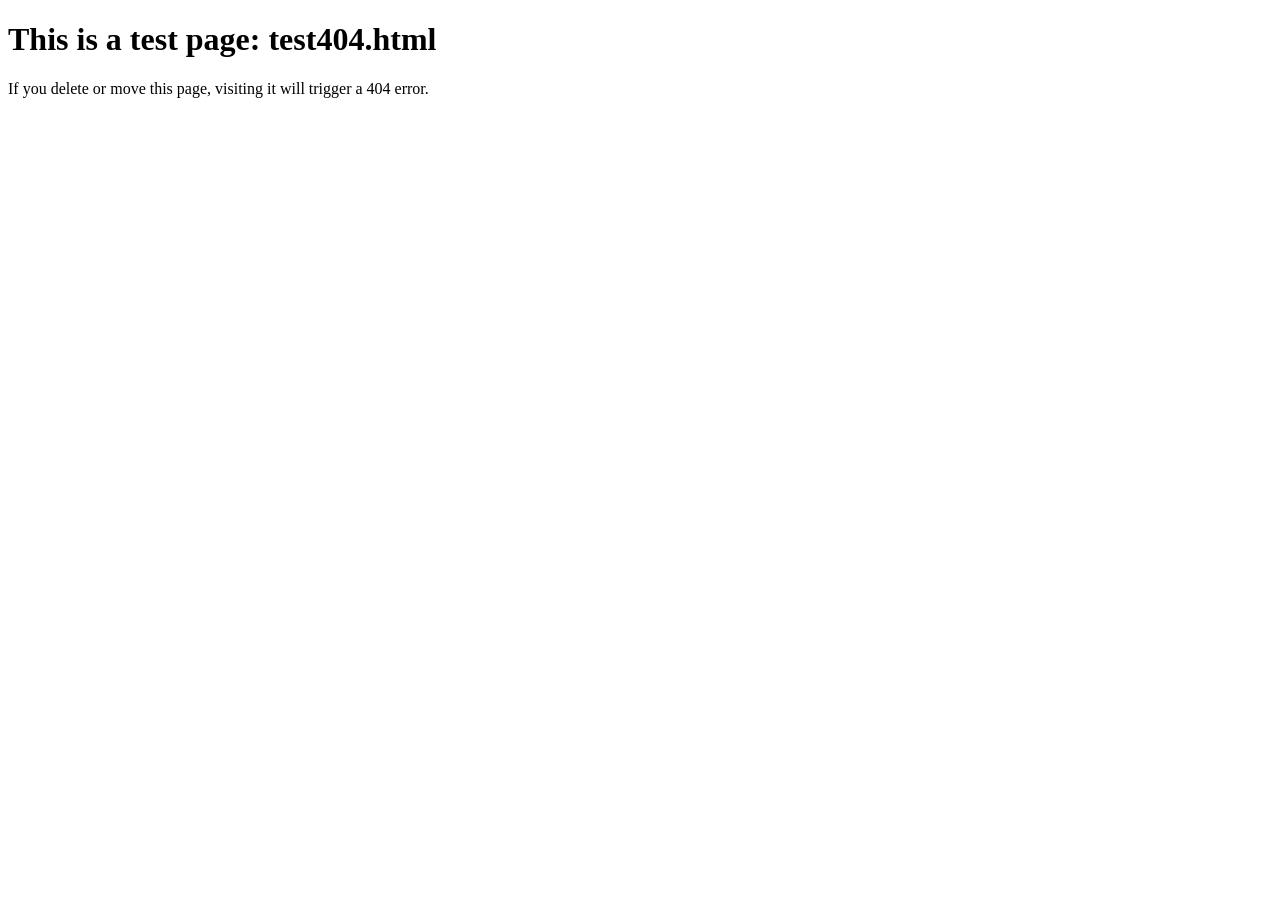
<file: test404.html>
<!DOCTYPE html>
<html lang="en">
<head>
    <meta charset="UTF-8">
    <meta name="viewport" content="width=device-width, initial-scale=1.0">
    <title>Test 404</title>
</head>
<body>
    <h1>This is a test page: test404.html</h1>
    <p>If you delete or move this page, visiting it will trigger a 404 error.</p>
</body>
</html>
</file>
<file: style.css>
/* ==========================================================================
   Dr. Zheng Fan - Academic & Professional Portfolio Stylesheet
   Modern, Clean, Responsive Design System
   ========================================================================== */

@import url('https://fonts.googleapis.com/css2?family=Plus+Jakarta+Sans:ital,wght@0,300;0,400;0,500;0,600;0,700;1,400&family=JetBrains+Mono:wght@400;500&display=swap');

:root {
  /* Color Palette */
  --bg-primary: #ffffff;
  --bg-secondary: #f8fafc;
  --bg-tertiary: #f1f5f9;
  --bg-card: #ffffff;
  --bg-glass: rgba(255, 255, 255, 0.92);
  
  --text-primary: #0f172a;
  --text-secondary: #475569;
  --text-muted: #64748b;
  --text-light: #94a3b8;
  
  --border-color: #e2e8f0;
  --border-hover: #cbd5e1;
  
  --accent-primary: #2563eb;
  --accent-hover: #1d4ed8;
  --accent-light: #eff6ff;
  --accent-border: #bfdbfe;
  
  --brand-navy: #0f172a;
  --brand-indigo: #4338ca;
  --brand-purple: #7c3aed;
  
  /* Status Badges */
  --badge-rr-bg: #ecfdf5;
  --badge-rr-text: #047857;
  --badge-rr-border: #a7f3d0;
  
  --badge-jmp-bg: #f5f3ff;
  --badge-jmp-text: #6d28d9;
  --badge-jmp-border: #ddd6fe;
  
  --badge-wp-bg: #f1f5f9;
  --badge-wp-text: #334155;
  --badge-wp-border: #cbd5e1;
  
  /* Elevation & Shadows */
  --shadow-sm: 0 1px 2px 0 rgba(0, 0, 0, 0.05);
  --shadow-md: 0 4px 6px -1px rgba(0, 0, 0, 0.07), 0 2px 4px -2px rgba(0, 0, 0, 0.05);
  --shadow-lg: 0 10px 15px -3px rgba(0, 0, 0, 0.08), 0 4px 6px -4px rgba(0, 0, 0, 0.04);
  --shadow-hover: 0 12px 24px -4px rgba(15, 23, 42, 0.12);
  
  /* Layout */
  --container-max-width: 1040px;
  --radius-sm: 6px;
  --radius-md: 10px;
  --radius-lg: 16px;
  --radius-full: 9999px;
  
  --transition: all 0.2s cubic-bezier(0.4, 0, 0.2, 1);
}

/* ==========================================================================
   Base & Reset
   ========================================================================== */
*, *::before, *::after {
  box-sizing: border-box;
  margin: 0;
  padding: 0;
}

html {
  font-family: 'Plus Jakarta Sans', -apple-system, BlinkMacSystemFont, "Segoe UI", Roboto, sans-serif;
  color: var(--text-primary);
  background-color: var(--bg-secondary);
  line-height: 1.65;
  -webkit-font-smoothing: antialiased;
  -moz-osx-font-smoothing: grayscale;
  scroll-behavior: smooth;
}

body {
  min-height: 100vh;
  display: flex;
  flex-direction: column;
  background-color: var(--bg-secondary);
}

a {
  color: var(--accent-primary);
  text-decoration: none;
  transition: var(--transition);
}

a:hover {
  color: var(--accent-hover);
}

img {
  max-width: 100%;
  height: auto;
  display: block;
}

/* ==========================================================================
   Navigation Bar
   ========================================================================== */
.site-header {
  position: sticky;
  top: 0;
  z-index: 100;
  background-color: var(--bg-glass);
  backdrop-filter: blur(12px);
  -webkit-backdrop-filter: blur(12px);
  border-bottom: 1px solid var(--border-color);
  transition: var(--transition);
}

.nav-container {
  max-width: var(--container-max-width);
  margin: 0 auto;
  padding: 0 24px;
  height: 68px;
  display: flex;
  align-items: center;
  justify-content: space-between;
}

.nav-brand {
  display: flex;
  align-items: center;
  gap: 12px;
  font-size: 1.15rem;
  font-weight: 700;
  color: var(--text-primary);
  letter-spacing: -0.01em;
}

.nav-brand .brand-badge {
  font-size: 0.75rem;
  font-weight: 600;
  color: var(--accent-primary);
  background: var(--accent-light);
  padding: 2px 8px;
  border-radius: var(--radius-full);
  border: 1px solid var(--accent-border);
}

.nav-links {
  display: flex;
  align-items: center;
  gap: 8px;
  list-style: none;
}

.nav-link {
  display: inline-flex;
  align-items: center;
  padding: 8px 16px;
  border-radius: var(--radius-full);
  font-size: 0.925rem;
  font-weight: 500;
  color: var(--text-secondary);
  transition: var(--transition);
}

.nav-link:hover {
  color: var(--text-primary);
  background-color: var(--bg-tertiary);
}

.nav-link.active {
  color: var(--accent-primary);
  background-color: var(--accent-light);
  font-weight: 600;
}

/* Mobile Nav Toggle */
.mobile-nav-toggle {
  display: none;
  background: none;
  border: none;
  cursor: pointer;
  padding: 8px;
  color: var(--text-primary);
  font-size: 1.25rem;
}

/* ==========================================================================
   Main Container Layout
   ========================================================================== */
.main-wrapper {
  flex: 1;
  max-width: var(--container-max-width);
  width: 100%;
  margin: 0 auto;
  padding: 36px 24px 64px 24px;
}

/* ==========================================================================
   Hero & Profile Header Section
   ========================================================================== */
.hero-card {
  background: var(--bg-card);
  border: 1px solid var(--border-color);
  border-radius: var(--radius-lg);
  padding: 40px;
  margin-bottom: 36px;
  box-shadow: var(--shadow-sm);
  display: flex;
  align-items: center;
  justify-content: space-between;
  gap: 40px;
  position: relative;
  overflow: hidden;
}

.hero-card::before {
  content: '';
  position: absolute;
  top: 0;
  left: 0;
  right: 0;
  height: 4px;
  background: linear-gradient(90deg, #2563eb, #7c3aed, #0ea5e9);
}

.hero-content {
  flex: 1;
}

.hero-badge {
  display: inline-flex;
  align-items: center;
  gap: 6px;
  font-size: 0.8rem;
  font-weight: 600;
  text-transform: uppercase;
  letter-spacing: 0.05em;
  color: #0369a1;
  background: #e0f2fe;
  padding: 4px 10px;
  border-radius: var(--radius-full);
  margin-bottom: 12px;
}

.hero-name {
  font-size: 2.35rem;
  font-weight: 800;
  color: var(--text-primary);
  letter-spacing: -0.025em;
  line-height: 1.2;
  margin-bottom: 6px;
}

.hero-title {
  font-size: 1.125rem;
  font-weight: 500;
  color: var(--text-secondary);
  margin-bottom: 16px;
}

.hero-title .affiliation {
  color: var(--text-primary);
  font-weight: 600;
}

.hero-bio {
  font-size: 0.98rem;
  color: var(--text-secondary);
  line-height: 1.65;
  margin-bottom: 24px;
}

.social-links {
  display: flex;
  align-items: center;
  gap: 12px;
  flex-wrap: wrap;
}

.social-btn {
  display: inline-flex;
  align-items: center;
  gap: 8px;
  padding: 8px 14px;
  border-radius: var(--radius-md);
  font-size: 0.875rem;
  font-weight: 500;
  color: var(--text-secondary);
  background: var(--bg-tertiary);
  border: 1px solid var(--border-color);
  transition: var(--transition);
}

.social-btn svg {
  flex-shrink: 0;
  width: 18px;
  height: 18px;
  fill: currentColor;
}

.social-btn:hover {
  color: var(--text-primary);
  border-color: var(--border-hover);
  transform: translateY(-1px);
  box-shadow: var(--shadow-sm);
}

.social-btn.btn-scholar:hover {
  background: #eff6ff;
  color: #2563eb;
  border-color: #bfdbfe;
}

.social-btn.btn-github:hover {
  background: #181717;
  color: #ffffff;
  border-color: #181717;
}

.social-btn.btn-linkedin:hover {
  background: #0077b5;
  color: #ffffff;
  border-color: #0077b5;
}

.social-btn.btn-orcid:hover {
  background: #f0fdf4;
  color: #16a34a;
  border-color: #bbf7d0;
}

.hero-avatar-wrap {
  flex-shrink: 0;
  position: relative;
}

.hero-avatar {
  width: 156px;
  height: 156px;
  border-radius: var(--radius-full);
  object-fit: cover;
  border: 4px solid var(--bg-card);
  box-shadow: var(--shadow-md);
  outline: 2px solid var(--border-color);
}

/* ==========================================================================
   Section Headers
   ========================================================================== */
.section {
  margin-bottom: 40px;
}

.section-header {
  display: flex;
  align-items: baseline;
  justify-content: space-between;
  margin-bottom: 20px;
  padding-bottom: 12px;
  border-bottom: 2px solid var(--border-color);
}

.section-title {
  font-size: 1.35rem;
  font-weight: 700;
  color: var(--text-primary);
  display: flex;
  align-items: center;
  gap: 10px;
}

.section-title i {
  color: var(--accent-primary);
  font-size: 1.15rem;
}

.section-subtitle {
  font-size: 0.875rem;
  color: var(--text-muted);
}

/* ==========================================================================
   Cards & Layout Components
   ========================================================================== */
.card {
  background: var(--bg-card);
  border: 1px solid var(--border-color);
  border-radius: var(--radius-lg);
  padding: 24px;
  margin-bottom: 20px;
  box-shadow: var(--shadow-sm);
  transition: var(--transition);
}

.card:hover {
  border-color: var(--border-hover);
  box-shadow: var(--shadow-md);
}

/* Featured Paper Card */
.card-featured {
  border-left: 4px solid var(--accent-primary);
  background: linear-gradient(180deg, #ffffff 0%, #fafcff 100%);
}

.paper-header {
  display: flex;
  align-items: flex-start;
  justify-content: space-between;
  gap: 16px;
  margin-bottom: 10px;
}

.paper-title {
  font-size: 1.15rem;
  font-weight: 700;
  color: var(--text-primary);
  line-height: 1.35;
}

.paper-status-badge {
  flex-shrink: 0;
  display: inline-flex;
  align-items: center;
  gap: 5px;
  padding: 4px 10px;
  border-radius: var(--radius-full);
  font-size: 0.775rem;
  font-weight: 600;
  letter-spacing: 0.02em;
}

.badge-jmp {
  background: var(--badge-jmp-bg);
  color: var(--badge-jmp-text);
  border: 1px solid var(--badge-jmp-border);
}

.badge-rr {
  background: var(--badge-rr-bg);
  color: var(--badge-rr-text);
  border: 1px solid var(--badge-rr-border);
}

.badge-wp {
  background: var(--badge-wp-bg);
  color: var(--badge-wp-text);
  border: 1px solid var(--badge-wp-border);
}

.badge-poster {
  background: #fef3c7;
  color: #92400e;
  border: 1px solid #fde68a;
}

.paper-authors {
  font-size: 0.9rem;
  color: var(--text-secondary);
  margin-bottom: 12px;
}

.paper-actions {
  display: flex;
  align-items: center;
  gap: 8px;
  flex-wrap: wrap;
  margin-bottom: 14px;
}

.btn-action {
  display: inline-flex;
  align-items: center;
  gap: 6px;
  padding: 6px 12px;
  border-radius: var(--radius-md);
  font-size: 0.825rem;
  font-weight: 500;
  color: var(--text-secondary);
  background: var(--bg-secondary);
  border: 1px solid var(--border-color);
  cursor: pointer;
  transition: var(--transition);
}

.btn-action:hover {
  color: var(--accent-primary);
  background: var(--accent-light);
  border-color: var(--accent-border);
}

.btn-action.btn-primary-action {
  background: var(--accent-primary);
  color: #ffffff;
  border-color: var(--accent-primary);
}

.btn-action.btn-primary-action:hover {
  background: var(--accent-hover);
  border-color: var(--accent-hover);
  color: #ffffff;
}

/* Abstract Toggle */
.abstract-toggle {
  background: none;
  border: none;
  padding: 4px 0;
  font-family: inherit;
  font-size: 0.85rem;
  font-weight: 600;
  color: var(--accent-primary);
  cursor: pointer;
  display: inline-flex;
  align-items: center;
  gap: 6px;
  transition: var(--transition);
}

.abstract-toggle:hover {
  color: var(--accent-hover);
  text-decoration: underline;
}

.abstract-toggle .chevron {
  transition: transform 0.2s ease;
  display: inline-block;
  font-size: 0.75rem;
}

.abstract-toggle.expanded .chevron {
  transform: rotate(90deg);
}

.abstract-content {
  display: none;
  margin-top: 14px;
  padding: 16px;
  background-color: var(--bg-secondary);
  border-radius: var(--radius-md);
  border: 1px solid var(--border-color);
  font-size: 0.9rem;
  color: var(--text-secondary);
  line-height: 1.6;
}

.abstract-content.show {
  display: block;
}

/* Media Showcase (for JMP animation) */
.media-showcase {
  display: grid;
  grid-template-columns: 260px 1fr;
  gap: 20px;
  margin-top: 16px;
  align-items: center;
  background: var(--bg-secondary);
  border: 1px solid var(--border-color);
  border-radius: var(--radius-md);
  padding: 16px;
}

.media-thumbnail {
  border-radius: var(--radius-sm);
  overflow: hidden;
  box-shadow: var(--shadow-sm);
  background: #fff;
  border: 1px solid var(--border-color);
}

.media-thumbnail img {
  width: 100%;
  height: auto;
  display: block;
}

.media-desc {
  font-size: 0.88rem;
  color: var(--text-secondary);
  line-height: 1.55;
}

/* ==========================================================================
   News & Highlight List
   ========================================================================== */
.news-list {
  list-style: none;
}

.news-item {
  display: flex;
  gap: 16px;
  padding: 14px 0;
  border-bottom: 1px solid var(--border-color);
}

.news-item:last-child {
  border-bottom: none;
  padding-bottom: 0;
}

.news-date {
  flex-shrink: 0;
  font-size: 0.825rem;
  font-weight: 600;
  color: var(--accent-primary);
  background: var(--accent-light);
  padding: 3px 8px;
  border-radius: var(--radius-sm);
  height: fit-content;
  border: 1px solid var(--accent-border);
}

.news-text {
  font-size: 0.925rem;
  color: var(--text-secondary);
  line-height: 1.5;
}

/* ==========================================================================
   Pills & Tags
   ========================================================================== */
.pill-grid {
  display: flex;
  flex-wrap: wrap;
  gap: 8px;
  margin-top: 8px;
}

.pill {
  display: inline-flex;
  align-items: center;
  gap: 6px;
  padding: 6px 12px;
  border-radius: var(--radius-full);
  font-size: 0.825rem;
  font-weight: 500;
  background: var(--bg-tertiary);
  color: var(--text-primary);
  border: 1px solid var(--border-color);
}

.pill i {
  color: var(--accent-primary);
}

/* ==========================================================================
   Teaching & Course Grid
   ========================================================================== */
.experience-group {
  margin-bottom: 28px;
}

.experience-institution {
  font-size: 1.05rem;
  font-weight: 700;
  color: var(--text-primary);
  margin-bottom: 4px;
}

.experience-role {
  font-size: 0.9rem;
  font-weight: 600;
  color: var(--accent-primary);
  margin-bottom: 14px;
}

.course-grid {
  display: grid;
  grid-template-columns: repeat(auto-fill, minmax(310px, 1fr));
  gap: 16px;
}

.course-card {
  background: var(--bg-card);
  border: 1px solid var(--border-color);
  border-radius: var(--radius-md);
  padding: 16px;
  box-shadow: var(--shadow-sm);
  display: flex;
  flex-direction: column;
  justify-content: space-between;
}

.course-code {
  font-family: 'JetBrains Mono', monospace;
  font-size: 0.775rem;
  font-weight: 600;
  color: var(--accent-primary);
  margin-bottom: 4px;
}

.course-title {
  font-size: 0.95rem;
  font-weight: 700;
  color: var(--text-primary);
  margin-bottom: 12px;
}

.course-terms {
  display: flex;
  flex-wrap: wrap;
  gap: 6px;
}

.term-badge {
  font-size: 0.75rem;
  padding: 2px 7px;
  border-radius: var(--radius-sm);
  background: var(--bg-tertiary);
  color: var(--text-secondary);
  border: 1px solid var(--border-color);
}

a.term-badge {
  color: var(--accent-primary);
  background: var(--accent-light);
  border-color: var(--accent-border);
  font-weight: 500;
  display: inline-flex;
  align-items: center;
  gap: 4px;
}

a.term-badge:hover {
  background: var(--accent-primary);
  color: #ffffff;
  border-color: var(--accent-primary);
}

/* ==========================================================================
   Skills Grid
   ========================================================================== */
.skills-container {
  display: grid;
  grid-template-columns: repeat(auto-fit, minmax(280px, 1fr));
  gap: 20px;
}

.skill-category-card {
  background: var(--bg-card);
  border: 1px solid var(--border-color);
  border-radius: var(--radius-lg);
  padding: 24px;
  box-shadow: var(--shadow-sm);
}

.skill-category-header {
  display: flex;
  align-items: center;
  gap: 10px;
  font-size: 1.05rem;
  font-weight: 700;
  color: var(--text-primary);
  margin-bottom: 16px;
  padding-bottom: 10px;
  border-bottom: 1px solid var(--border-color);
}

.skill-category-header i {
  color: var(--accent-primary);
}

.skill-tier {
  margin-bottom: 14px;
}

.skill-tier:last-child {
  margin-bottom: 0;
}

.skill-tier-label {
  font-size: 0.775rem;
  font-weight: 600;
  text-transform: uppercase;
  letter-spacing: 0.04em;
  color: var(--text-muted);
  margin-bottom: 6px;
}

/* ==========================================================================
   Presentations List
   ========================================================================== */
.presentation-timeline {
  list-style: none;
  position: relative;
  padding-left: 20px;
}

.presentation-timeline::before {
  content: '';
  position: absolute;
  left: 4px;
  top: 6px;
  bottom: 6px;
  width: 2px;
  background: var(--border-color);
}

.presentation-item {
  position: relative;
  padding-bottom: 18px;
}

.presentation-item::before {
  content: '';
  position: absolute;
  left: -20px;
  top: 6px;
  width: 10px;
  height: 10px;
  border-radius: 50%;
  background: var(--accent-primary);
  border: 2px solid var(--bg-card);
  box-shadow: 0 0 0 2px var(--accent-border);
}

.presentation-event {
  font-size: 0.95rem;
  font-weight: 600;
  color: var(--text-primary);
}

.presentation-location {
  font-size: 0.85rem;
  color: var(--text-muted);
}

/* ==========================================================================
   Footer
   ========================================================================== */
.site-footer {
  background: var(--bg-card);
  border-top: 1px solid var(--border-color);
  padding: 32px 24px;
  margin-top: auto;
}

.footer-container {
  max-width: var(--container-max-width);
  margin: 0 auto;
  display: flex;
  align-items: center;
  justify-content: space-between;
  flex-wrap: wrap;
  gap: 16px;
}

.footer-copy {
  font-size: 0.875rem;
  color: var(--text-muted);
}

.footer-affiliation,
.footer-email {
  font-size: 0.875rem;
  color: var(--text-secondary);
}

.email-obfuscated {
  display: inline-flex;
  align-items: center;
  gap: 6px;
  cursor: pointer;
  padding: 4px 12px;
  border-radius: var(--radius-full);
  background: var(--bg-tertiary);
  border: 1px solid var(--border-color);
  font-family: 'JetBrains Mono', monospace;
  font-size: 0.825rem;
  color: var(--text-secondary);
  transition: var(--transition);
}

.email-obfuscated:hover {
  background: var(--accent-light);
  color: var(--accent-primary);
  border-color: var(--accent-border);
}

.email-obfuscated i {
  color: var(--accent-primary);
  font-size: 0.8rem;
}

.email-sep {
  color: var(--text-muted);
  font-size: 0.75rem;
  font-weight: 600;
  padding: 0 1px;
}

/* ==========================================================================
   Responsive Breakpoints
   ========================================================================== */
@media (max-width: 768px) {
  .hero-card {
    flex-direction: column-reverse;
    text-align: center;
    padding: 28px 20px;
    gap: 24px;
  }
  
  .hero-avatar {
    width: 128px;
    height: 128px;
  }
  
  .social-links {
    justify-content: center;
  }
  
  .media-showcase {
    grid-template-columns: 1fr;
  }
  
  .mobile-nav-toggle {
    display: block;
  }
  
  .nav-links {
    display: none;
    position: absolute;
    top: 68px;
    left: 0;
    right: 0;
    background: var(--bg-card);
    border-bottom: 1px solid var(--border-color);
    flex-direction: column;
    padding: 16px;
    box-shadow: var(--shadow-md);
  }
  
  .nav-links.open {
    display: flex;
  }
  
  .nav-link {
    width: 100%;
    justify-content: center;
  }
}

/* ==========================================================================
   CV / Summary Page & Print Layout
   ========================================================================== */
.summary-toolbar {
  display: flex;
  justify-content: space-between;
  align-items: center;
  margin-bottom: 24px;
  flex-wrap: wrap;
  gap: 12px;
}

.summary-sheet {
  background: #ffffff;
  border: 1px solid var(--border-color);
  border-radius: var(--radius-lg);
  padding: 48px;
  box-shadow: var(--shadow-sm);
}

.cv-header {
  border-bottom: 2px solid var(--text-primary);
  padding-bottom: 20px;
  margin-bottom: 28px;
  display: flex;
  justify-content: space-between;
  align-items: flex-start;
  gap: 20px;
  flex-wrap: wrap;
}

.cv-name {
  font-size: 2.2rem;
  font-weight: 800;
  color: var(--text-primary);
  line-height: 1.15;
  margin-bottom: 6px;
}

.cv-subtitle {
  font-size: 1.05rem;
  font-weight: 600;
  color: var(--text-secondary);
}

.cv-meta {
  font-size: 0.9rem;
  color: var(--text-secondary);
  line-height: 1.6;
}

.cv-meta-links {
  display: flex;
  gap: 12px;
  flex-wrap: wrap;
  margin-top: 6px;
  font-size: 0.875rem;
}

.cv-meta-links a {
  display: inline-flex;
  align-items: center;
  gap: 5px;
  color: var(--accent-primary);
}

.cv-section {
  margin-bottom: 28px;
  break-inside: avoid;
  page-break-inside: avoid;
}

.cv-section-title {
  font-size: 1.15rem;
  font-weight: 700;
  text-transform: uppercase;
  letter-spacing: 0.05em;
  color: var(--text-primary);
  border-bottom: 1.5px solid var(--border-color);
  padding-bottom: 6px;
  margin-bottom: 14px;
}

.cv-item {
  margin-bottom: 14px;
  break-inside: avoid;
  page-break-inside: avoid;
}

.cv-item:last-child {
  margin-bottom: 0;
}

.cv-item-header {
  display: flex;
  justify-content: space-between;
  align-items: baseline;
  gap: 16px;
  margin-bottom: 3px;
}

.cv-item-title {
  font-size: 0.975rem;
  font-weight: 700;
  color: var(--text-primary);
}

.cv-item-date {
  font-size: 0.875rem;
  font-weight: 600;
  color: var(--text-muted);
  flex-shrink: 0;
  text-align: right;
}

.cv-item-subtitle {
  font-size: 0.9rem;
  color: var(--text-secondary);
  margin-bottom: 4px;
}

.cv-item-desc {
  font-size: 0.88rem;
  color: var(--text-secondary);
  line-height: 1.5;
}

.cv-list {
  padding-left: 20px;
  margin-top: 6px;
  font-size: 0.88rem;
  color: var(--text-secondary);
  line-height: 1.55;
}

.cv-list li {
  margin-bottom: 4px;
}

/* Print Specific Rules */
@media print {
  @page {
    margin: 1.5cm;
    size: A4 portrait;
  }

  body, html {
    background: #ffffff !important;
    color: #000000 !important;
    font-size: 10.5pt !important;
    line-height: 1.45 !important;
  }

  .site-header,
  .site-footer,
  .no-print,
  .mobile-nav-toggle {
    display: none !important;
  }

  .main-wrapper {
    max-width: 100% !important;
    padding: 0 !important;
    margin: 0 !important;
  }

  .summary-sheet {
    border: none !important;
    box-shadow: none !important;
    padding: 0 !important;
    background: #ffffff !important;
  }

  .cv-header {
    border-bottom: 2px solid #000000 !important;
    padding-bottom: 12px !important;
    margin-bottom: 20px !important;
  }

  .cv-name {
    font-size: 20pt !important;
    color: #000000 !important;
  }

  .cv-section-title {
    font-size: 11pt !important;
    color: #000000 !important;
    border-bottom: 1px solid #000000 !important;
    margin-bottom: 10px !important;
  }

  .cv-item-title {
    font-size: 10.5pt !important;
    color: #000000 !important;
  }

  .cv-item-date, .cv-item-subtitle, .cv-item-desc, .cv-meta, .cv-list {
    color: #222222 !important;
  }

  .cv-meta-links a {
    color: #000000 !important;
    text-decoration: underline !important;
  }

  .cv-section, .cv-item {
    page-break-inside: avoid !important;
    break-inside: avoid !important;
  }
}
</file>
